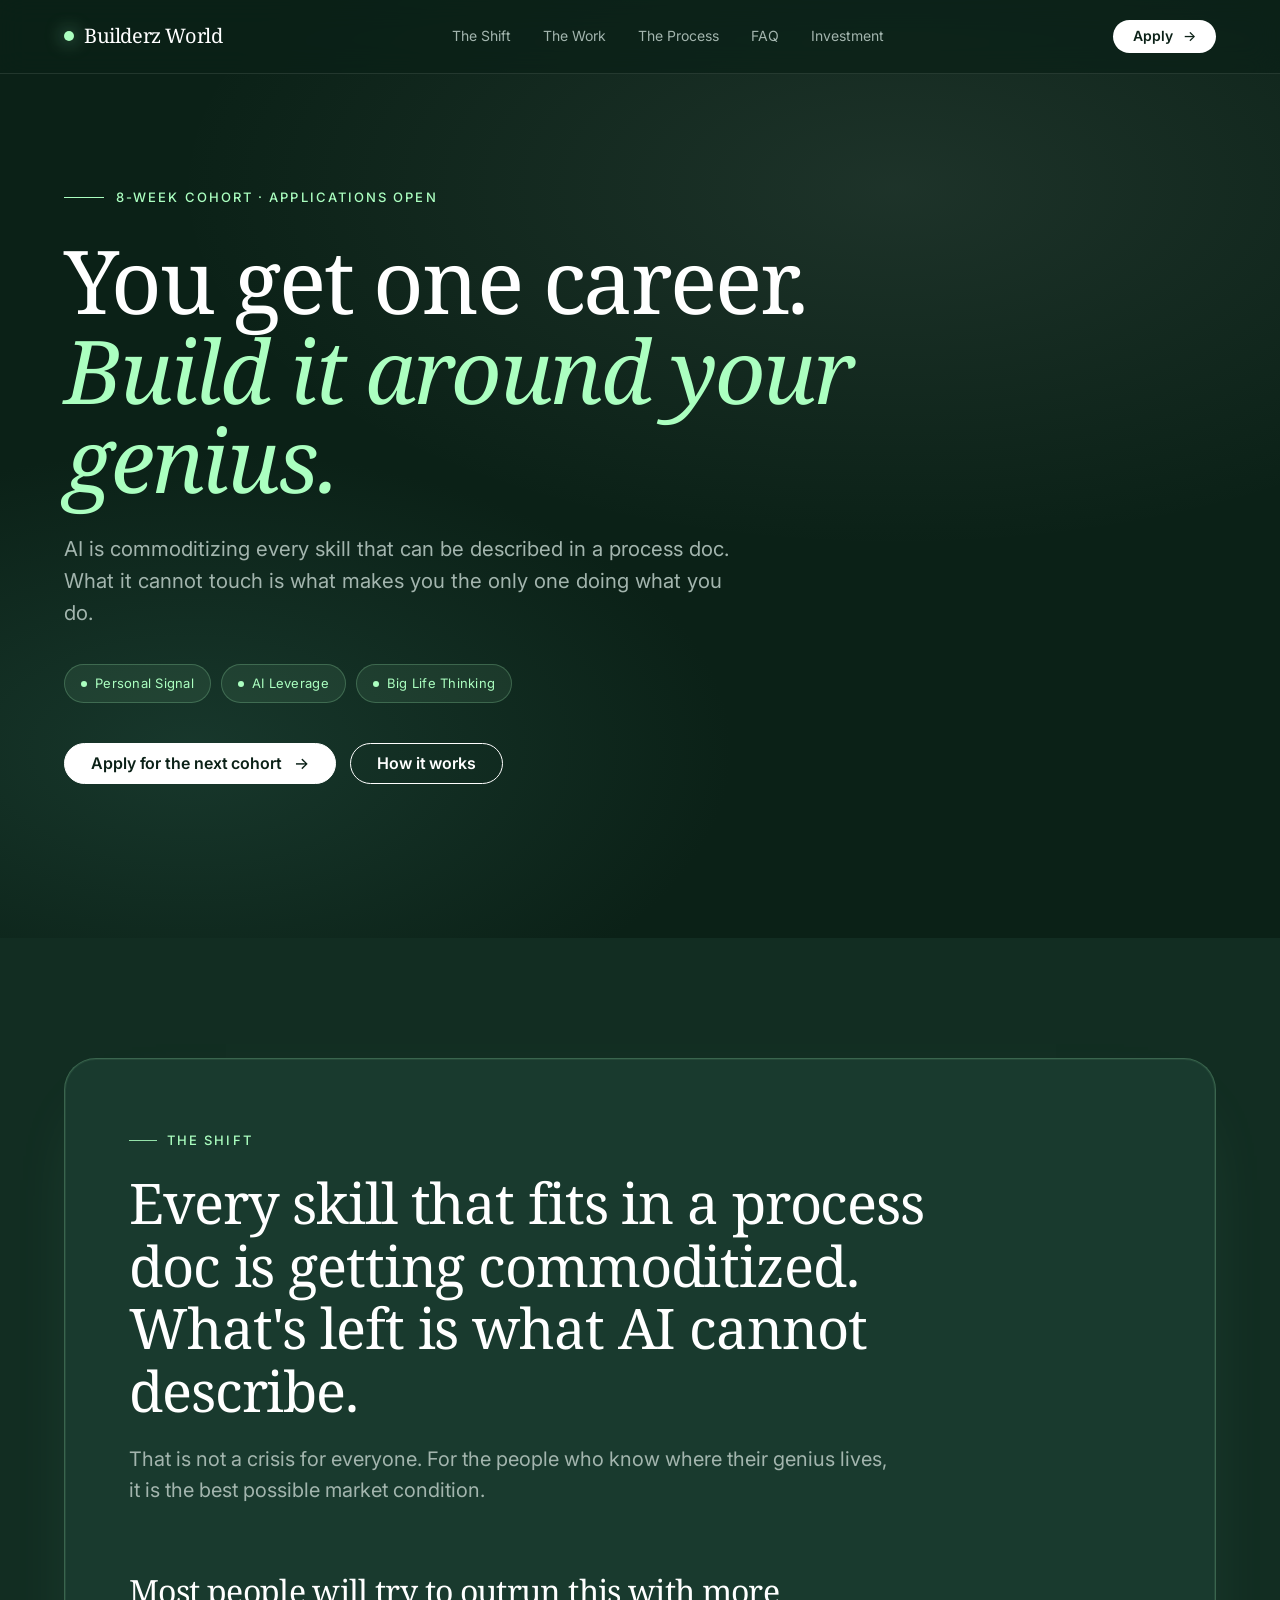
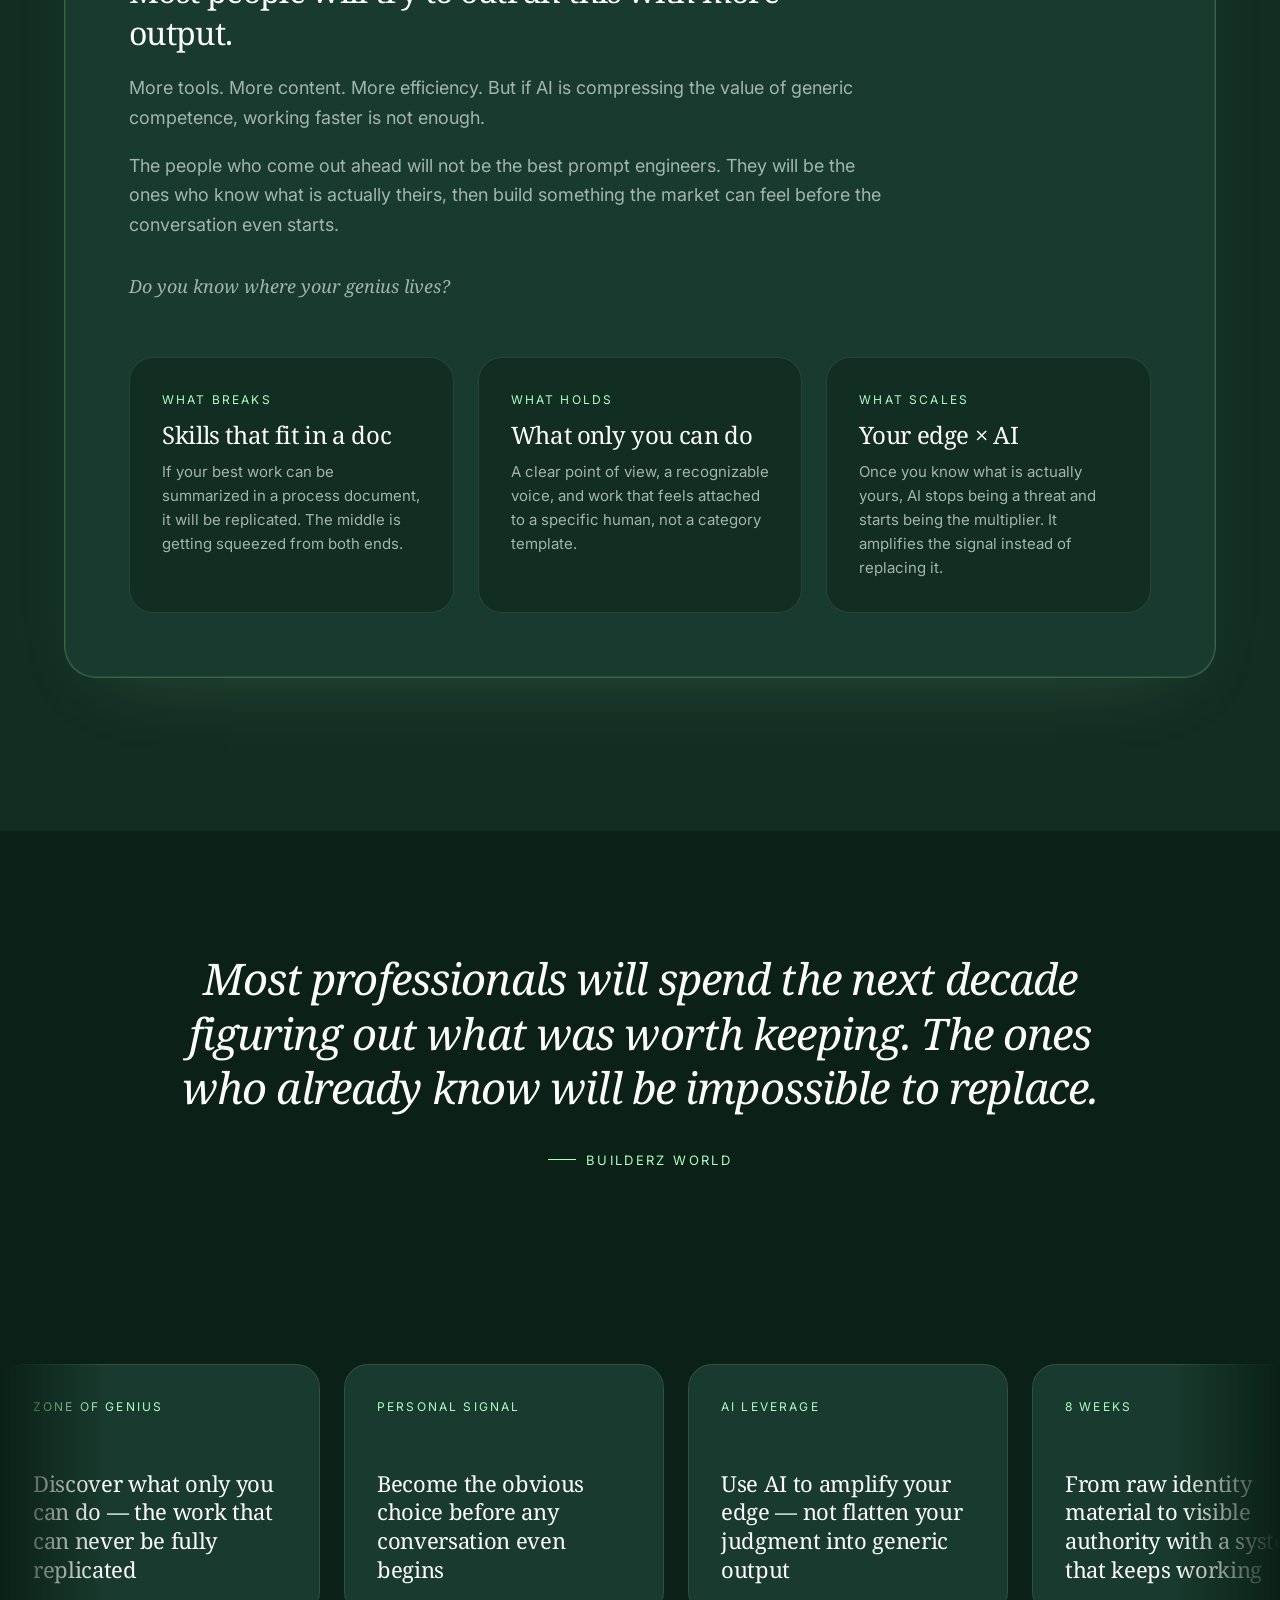
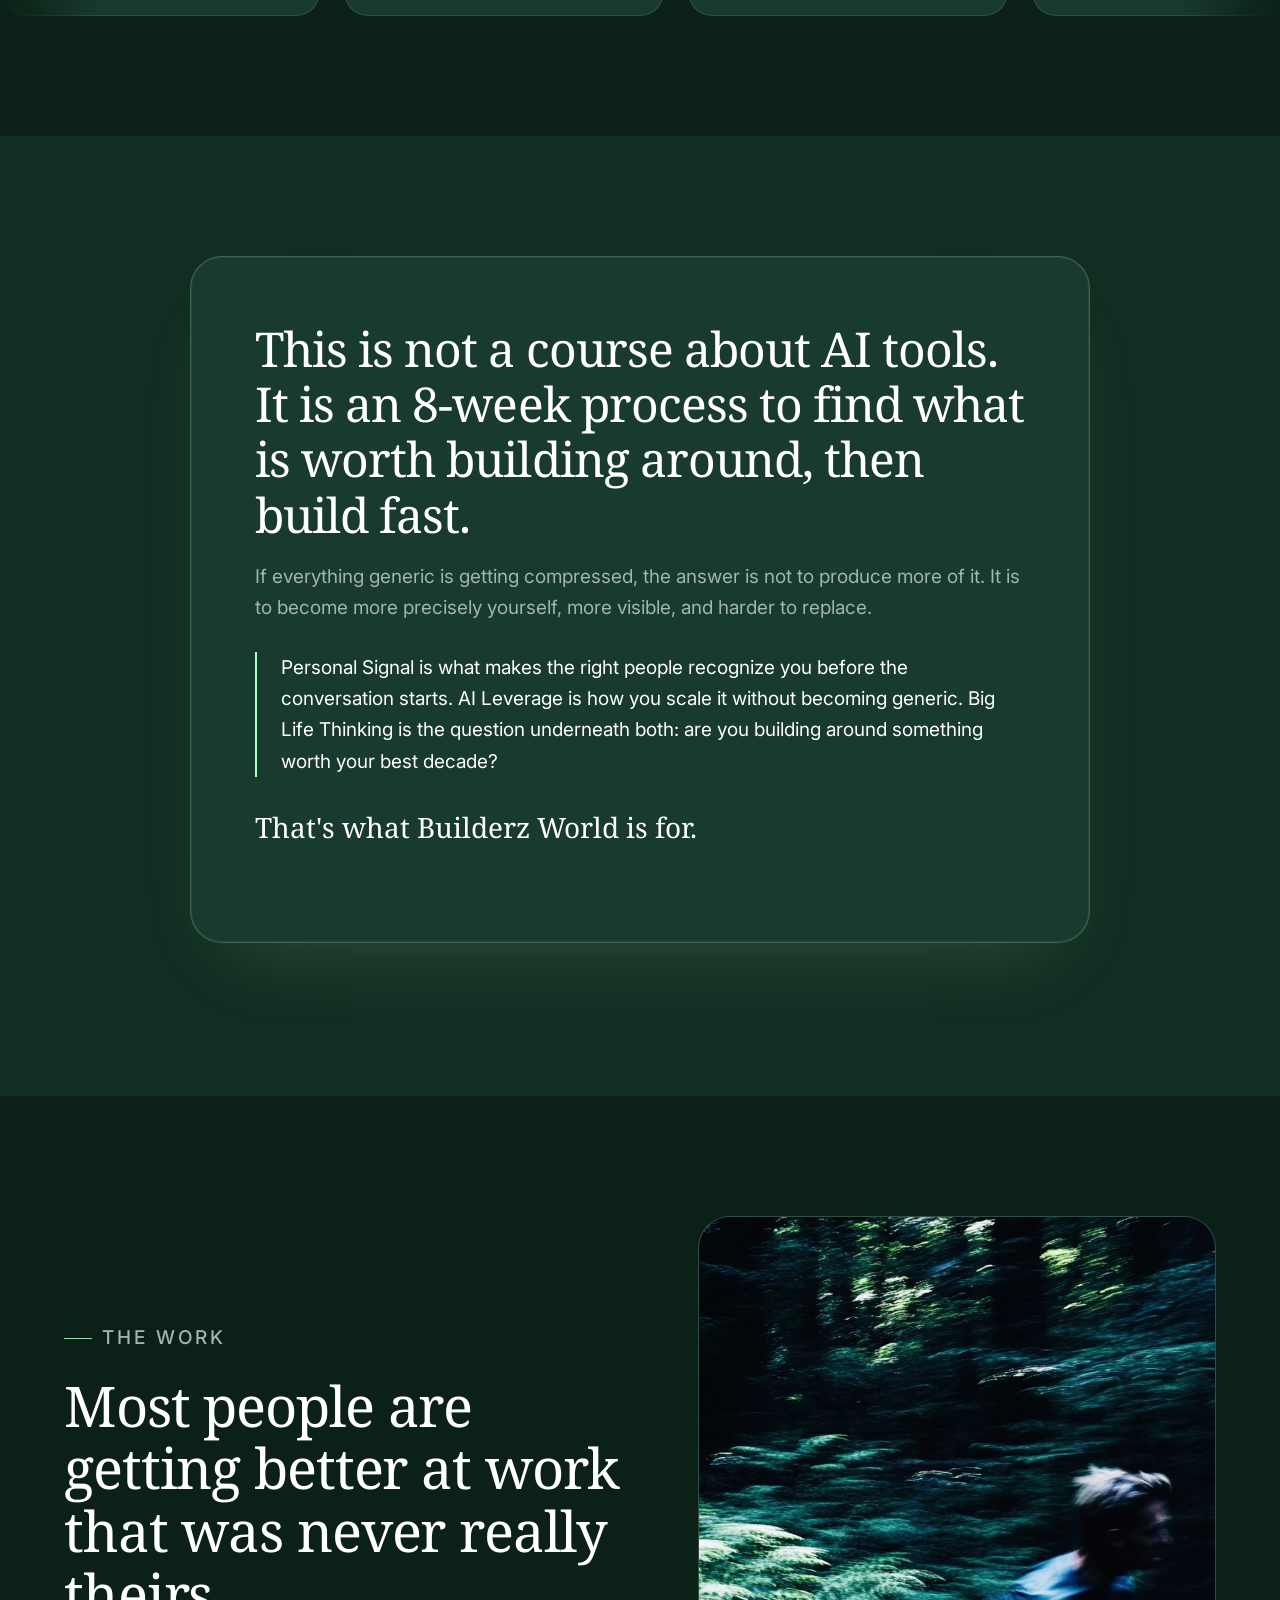
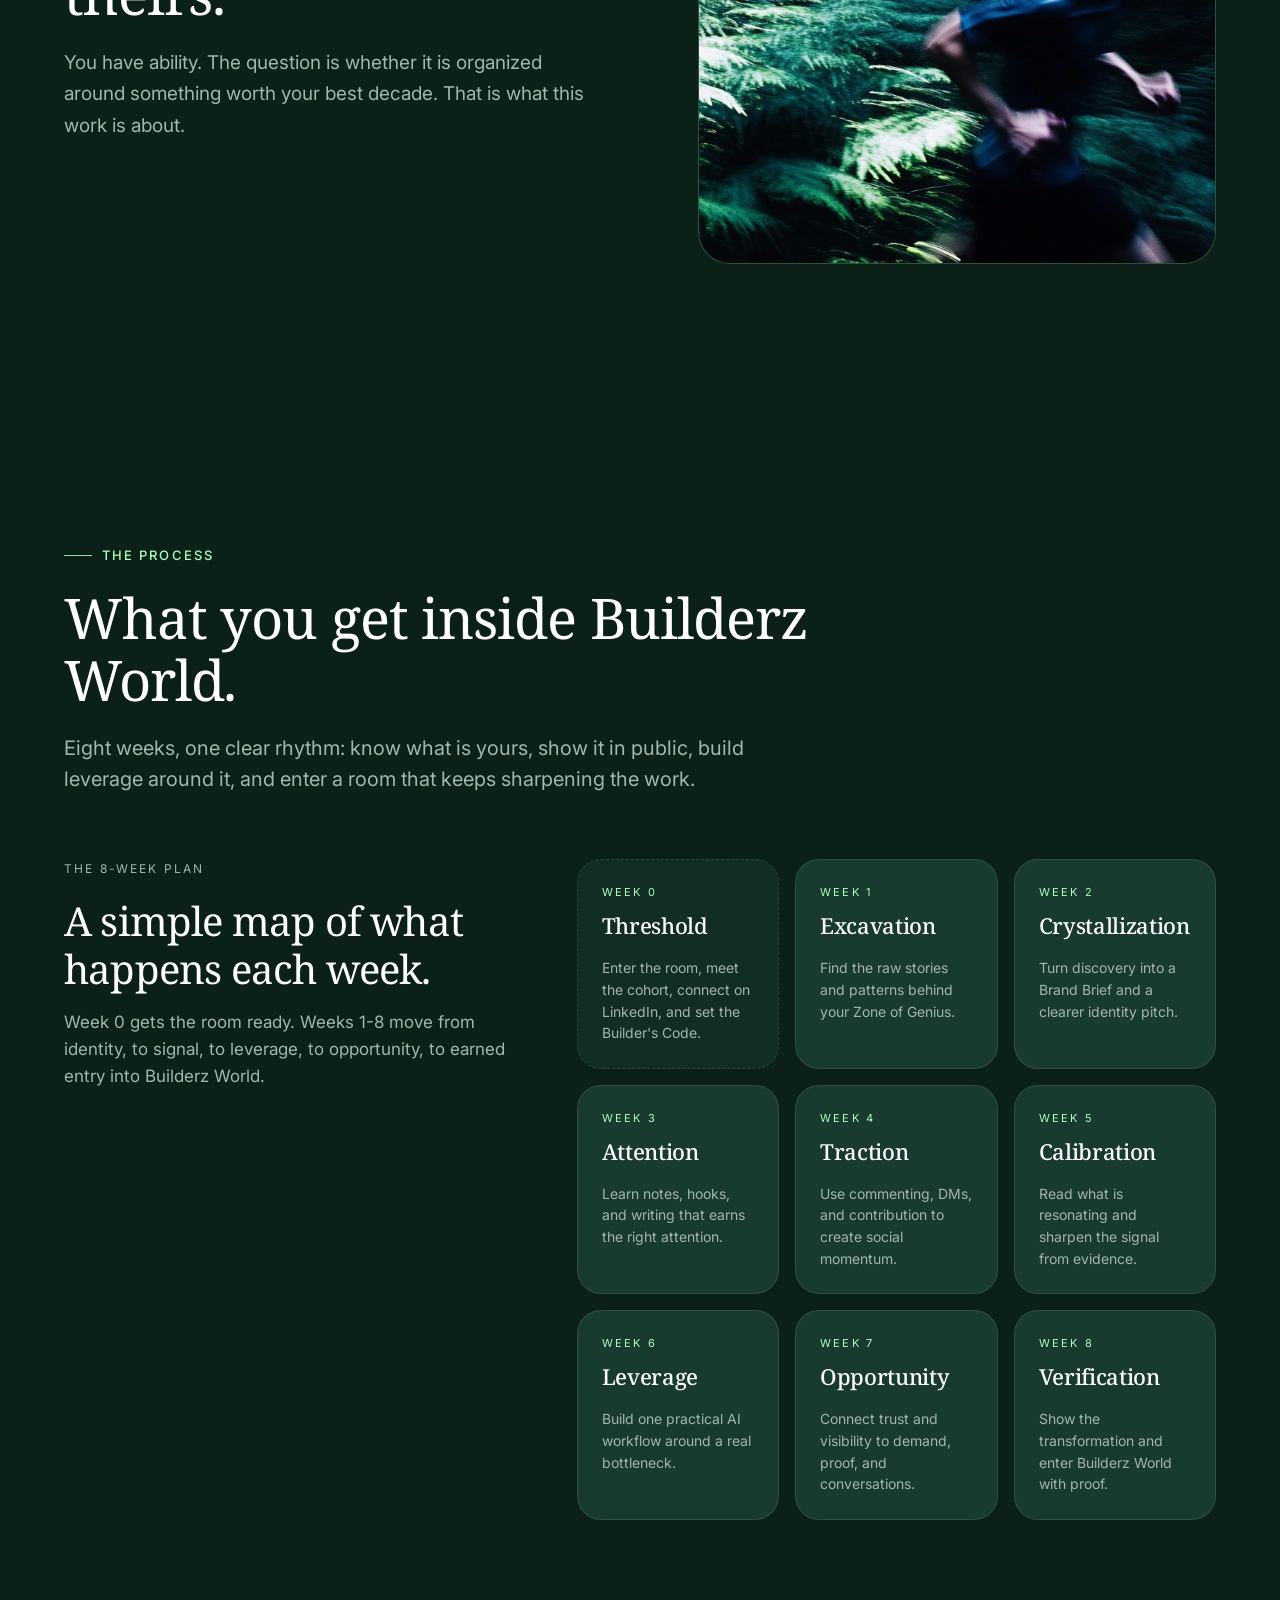
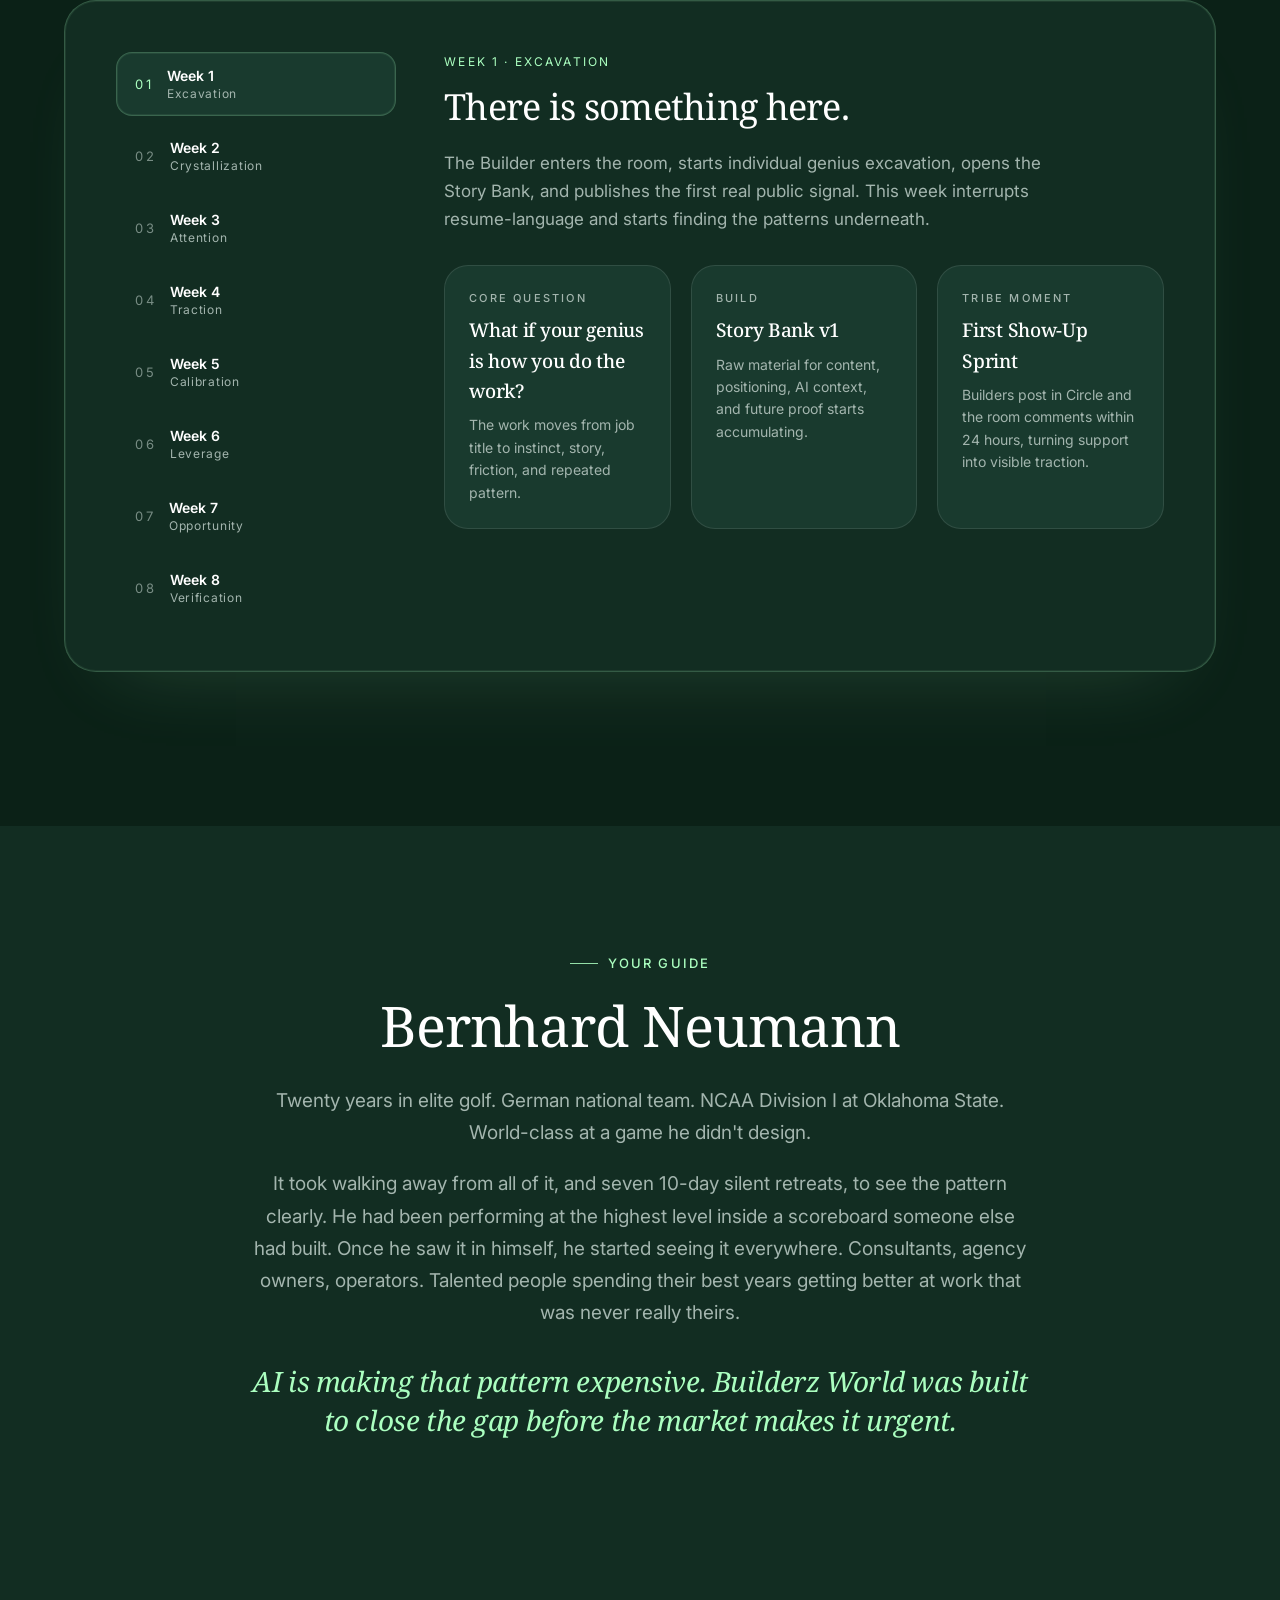
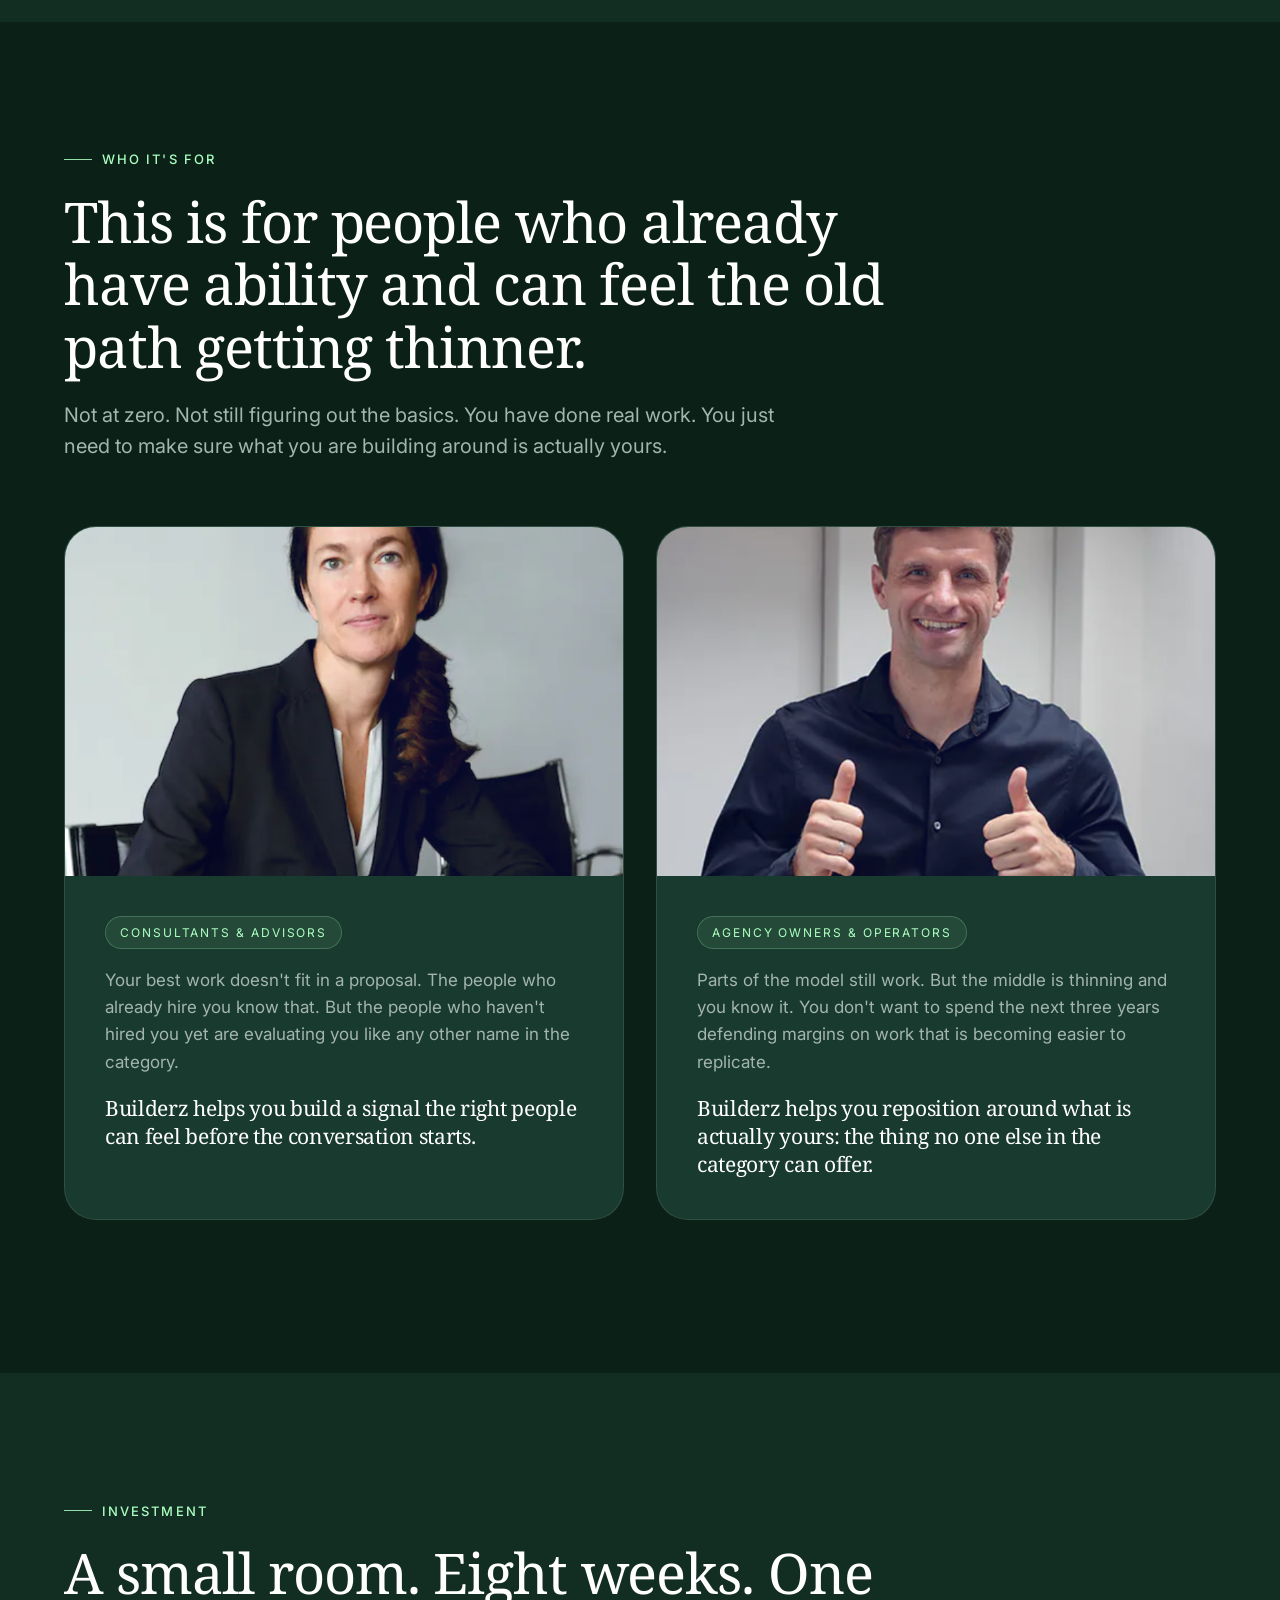
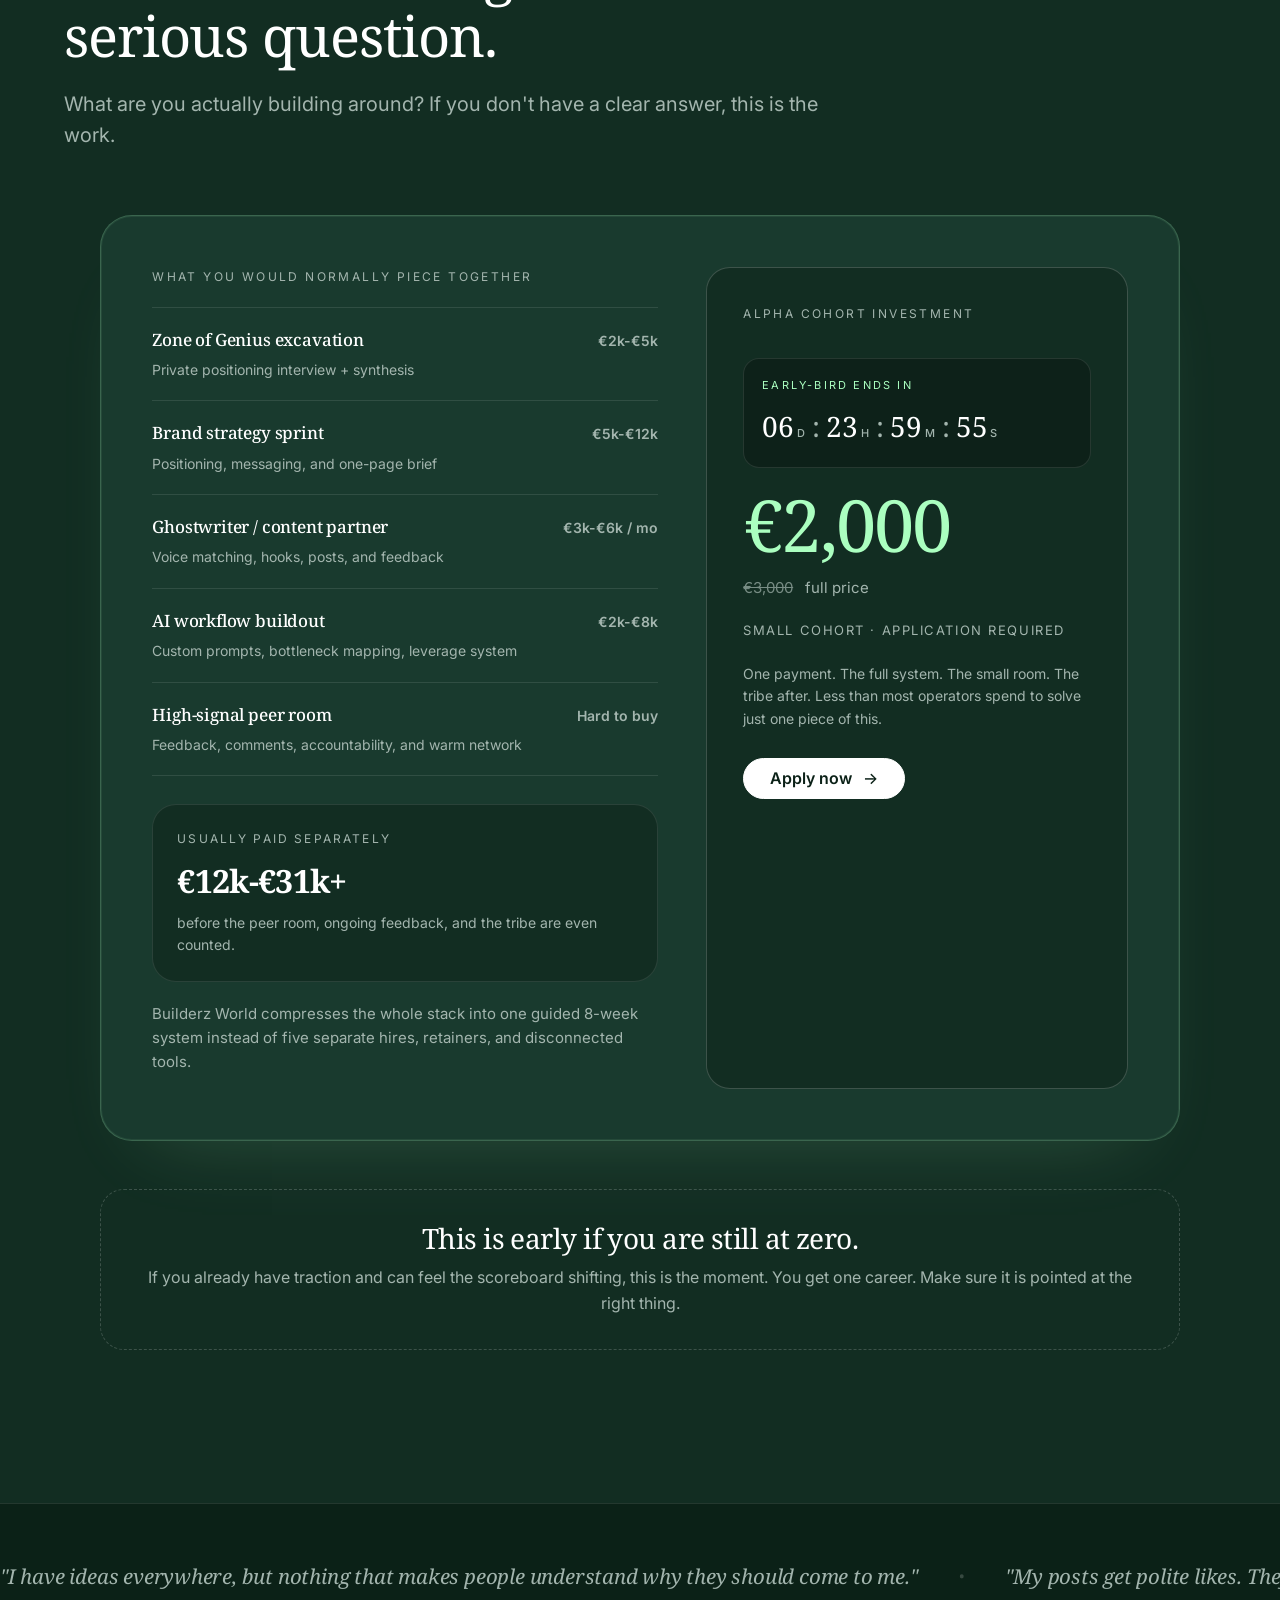
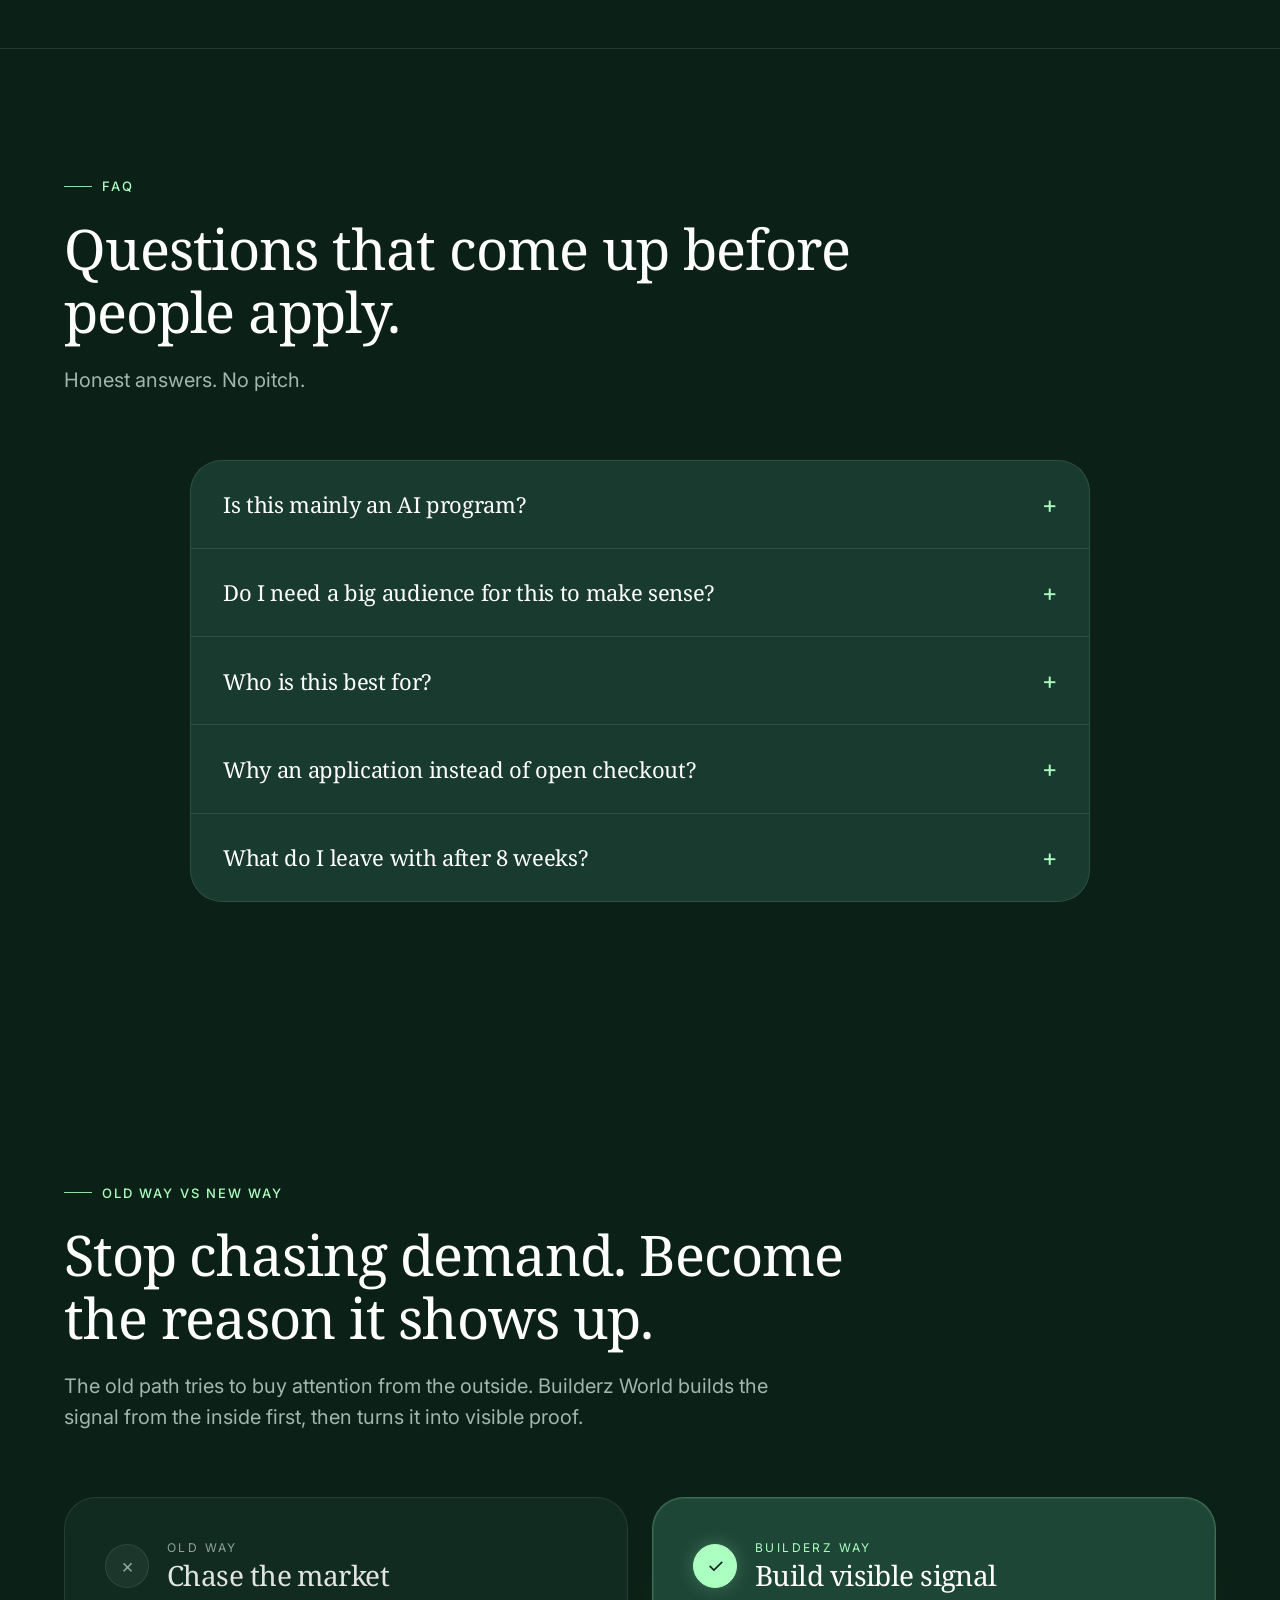
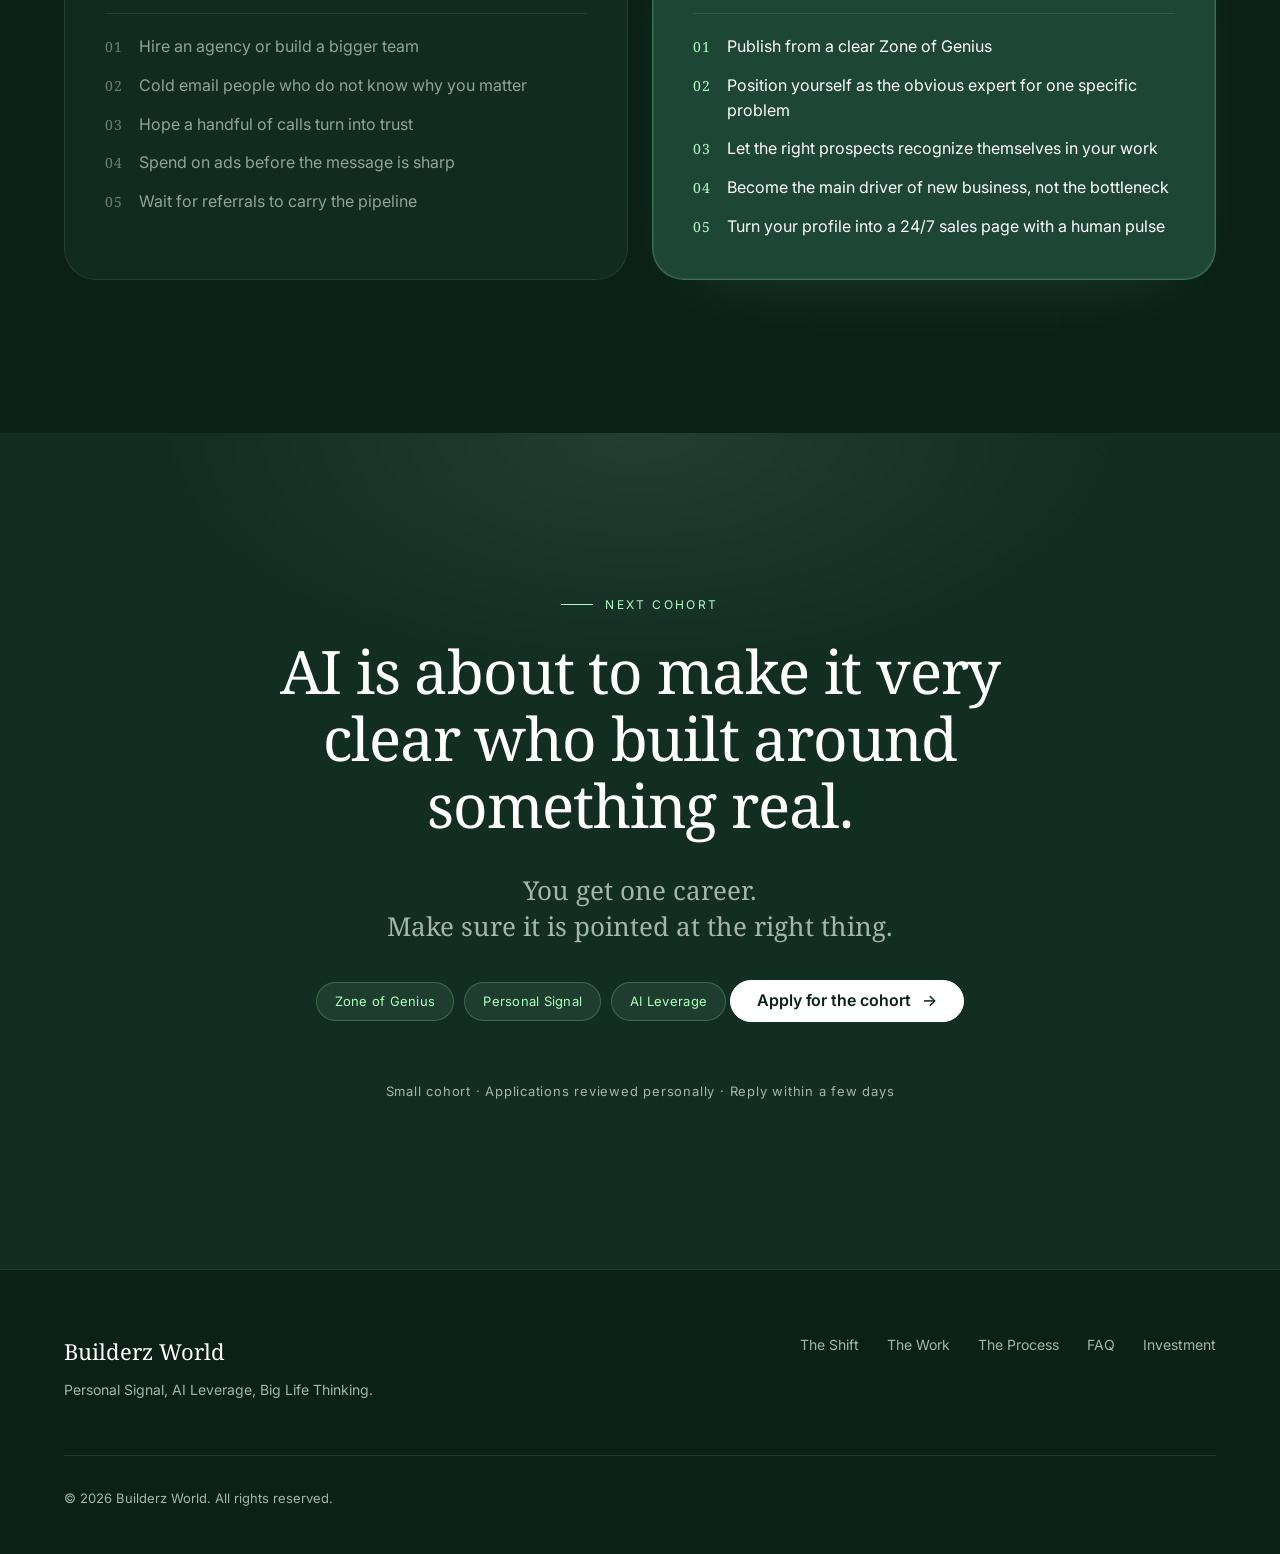
<file: landing-pages/on-brand-landing-page.html>
<!DOCTYPE html>
<html lang="en">
<head>
  <meta charset="UTF-8">
  <meta name="viewport" content="width=device-width, initial-scale=1.0, viewport-fit=cover">
  <title>Builderz World - Build around your genius.</title>
  <meta name="description" content="AI is commoditizing every skill that fits in a process doc. Builderz World is an 8-week cohort to find your Zone of Genius, build a brand around it, and use AI as a multiplier, not a replacement.">
  <link rel="canonical" href="https://builderz.world/">
  <meta name="theme-color" content="#0B2117">
  <link rel="preconnect" href="https://fonts.googleapis.com">
  <link rel="preconnect" href="https://fonts.gstatic.com" crossorigin>
  <link href="https://fonts.googleapis.com/css2?family=Noto+Serif:ital,wght@0,400;0,500;0,600;1,400&family=Inter:wght@400;500;600;700&display=swap" rel="stylesheet">
  <style>
    /* ============================================================
       Verdant Editorial — on-brand rebuild of Builderz World
       ============================================================ */
    :root {
      --bg: #0B2117;
      --bg-2: #122D22;
      --surface: #193A2E;
      --surface-2: #1E4637;
      --bright: #FFFFFF;
      --text: #FFFFFF;
      --muted: #A3B5AE;
      --accent: #ABFFC0;
      --accent-soft: rgba(171, 255, 192, 0.28);
      --accent-rim: rgba(171, 255, 192, 0.22);
      --accent-glow: rgba(171, 255, 192, 0.08);
      --border: rgba(255, 255, 255, 0.1);
      --border-strong: rgba(255, 255, 255, 0.18);
      --serif: 'Noto Serif', Georgia, 'Times New Roman', serif;
      --sans: 'Inter', -apple-system, BlinkMacSystemFont, 'Segoe UI', sans-serif;
      --container: 1200px;
      --radius-sm: 16px;
      --radius: 24px;
      --radius-lg: 32px;
      --pill: 100px;
    }

    *, *::before, *::after { box-sizing: border-box; }
    html { scroll-behavior: smooth; -webkit-text-size-adjust: 100%; }
    body {
      margin: 0;
      background: var(--bg);
      color: var(--text);
      font-family: var(--sans);
      font-size: 16px;
      line-height: 1.6;
      -webkit-font-smoothing: antialiased;
      -moz-osx-font-smoothing: grayscale;
      overflow-x: hidden;
    }
    ::selection { background: var(--muted); color: var(--bg); }

    img { max-width: 100%; display: block; }
    a { color: inherit; text-decoration: none; }

    /* Typography */
    h1, h2, h3, h4 {
      font-family: var(--serif);
      font-weight: 400;
      letter-spacing: -0.02em;
      line-height: 1.1;
      margin: 0 0 0.4em;
      color: var(--text);
    }
    h1 { font-size: clamp(44px, 6.5vw, 80px); }
    h2 { font-size: clamp(34px, 4.8vw, 56px); line-height: 1.12; }
    h3 { font-size: clamp(24px, 2.8vw, 40px); line-height: 1.2; }
    p { margin: 0 0 1em; }

    .container {
      max-width: var(--container);
      margin: 0 auto;
      padding: 0 24px;
      position: relative;
    }

    .eyebrow, .section-eyebrow {
      display: inline-flex;
      align-items: center;
      gap: 10px;
      font-family: var(--sans);
      font-size: 13px;
      font-weight: 500;
      letter-spacing: 0.16em;
      text-transform: uppercase;
      color: var(--accent);
      margin: 0 0 20px;
    }
    .eyebrow::before, .section-eyebrow::before {
      content: "";
      display: inline-block;
      width: 28px;
      height: 1px;
      background: var(--accent);
      opacity: 0.85;
    }
    .section-desc {
      font-size: 20px;
      line-height: 1.55;
      color: var(--muted);
      max-width: 760px;
    }

    /* Buttons (pill, slim) */
    .btn {
      display: inline-flex;
      align-items: center;
      justify-content: center;
      gap: 10px;
      font-family: var(--sans);
      font-weight: 600;
      font-size: 16px;
      letter-spacing: -0.005em;
      line-height: 1.2;
      padding: 10px 26px;
      border-radius: var(--pill);
      border: 1px solid transparent;
      transition: transform .3s ease, background .3s ease, color .3s ease, border-color .3s ease, opacity .3s ease, box-shadow .4s ease;
      cursor: pointer;
      white-space: nowrap;
    }
    .btn-primary {
      background: var(--bright);
      color: var(--bg);
      border-color: var(--bright);
    }
    .btn-primary:hover { transform: translateY(-1px); opacity: 1; }
    .btn-ghost {
      background: transparent;
      color: var(--text);
      border: 1px solid var(--bright);
    }
    .btn-ghost:hover { background: rgba(255,255,255,0.08); }

    /* Arrow glyph on primary/white CTAs */
    .btn-primary::after,
    .nav-cta::after {
      content: "→";
      font-family: var(--sans);
      font-weight: 500;
      font-size: 1em;
      margin-left: 2px;
      display: inline-block;
      transition: transform .3s ease;
    }
    .btn-primary:hover::after,
    .nav-cta:hover::after { transform: translateX(3px); }

    /* Section spacing */
    section { position: relative; padding: clamp(80px, 12vw, 160px) 0; }
    section + section { padding-top: clamp(60px, 10vw, 120px); }
    .section-header { max-width: 820px; margin: 0 0 64px; }

    /* ============================================================
       NAV
       ============================================================ */
    .nav {
      position: fixed;
      top: 0; left: 0; right: 0;
      z-index: 100;
      padding: 20px 0;
      background: rgba(11, 33, 23, 0.72);
      backdrop-filter: blur(14px);
      -webkit-backdrop-filter: blur(14px);
      border-bottom: 1px solid var(--border);
    }
    .nav-inner {
      max-width: var(--container);
      margin: 0 auto;
      padding: 0 24px;
      display: flex;
      align-items: center;
      justify-content: space-between;
      gap: 24px;
    }
    .nav-logo {
      display: inline-flex;
      align-items: center;
      gap: 10px;
      font-family: var(--serif);
      font-size: 20px;
      letter-spacing: -0.02em;
    }
    .nav-logo__dot {
      width: 10px; height: 10px; border-radius: 50%;
      background: var(--accent);
      box-shadow: 0 0 18px rgba(171,255,192,0.65);
    }
    .nav-links {
      display: flex;
      gap: 32px;
      font-size: 14px;
      color: var(--muted);
    }
    .nav-links a { transition: color .25s ease; }
    .nav-links a:hover { color: var(--text); }
    .nav-cta {
      display: inline-flex;
      align-items: center;
      gap: 8px;
      padding: 8px 20px;
      border-radius: var(--pill);
      background: var(--bright);
      color: var(--bg);
      font-weight: 600;
      font-size: 14px;
      line-height: 1.2;
      transition: opacity .25s ease, transform .25s ease, box-shadow .4s ease;
    }
    .nav-cta:hover {
      opacity: 1;
      transform: translateY(-1px);
      box-shadow: 0 0 0 1px rgba(171,255,192,0.5), 0 0 20px -4px rgba(171,255,192,0.4);
    }
    .nav-toggle {
      display: none;
      width: 40px; height: 40px;
      background: transparent;
      border: 1px solid var(--border-strong);
      border-radius: var(--pill);
      align-items: center;
      justify-content: center;
      flex-direction: column;
      gap: 5px;
      cursor: pointer;
    }
    .nav-toggle span {
      display: block;
      width: 16px; height: 1.5px;
      background: var(--text);
      border-radius: 2px;
    }
    .mobile-menu {
      display: none;
      padding: 24px 24px 32px;
      gap: 20px;
      flex-direction: column;
      border-top: 1px solid var(--border);
      background: var(--bg);
      font-size: 17px;
    }
    .mobile-menu.is-open { display: flex; }
    .mobile-menu a { color: var(--muted); }
    .mobile-menu .mobile-cta {
      margin-top: 8px;
      display: inline-flex;
      align-items: center;
      justify-content: center;
      gap: 8px;
      padding: 10px 24px;
      background: var(--bright);
      color: var(--bg);
      border-radius: var(--pill);
      text-align: center;
      font-weight: 600;
      font-size: 15px;
      line-height: 1.2;
    }
    .mobile-menu .mobile-cta::after {
      content: "→";
      font-weight: 500;
    }

    @media (max-width: 880px) {
      .nav-links, .nav-cta { display: none; }
      .nav-toggle { display: flex; }
    }

    /* ============================================================
       HERO
       ============================================================ */
    .hero {
      padding: 180px 0 clamp(100px, 12vw, 160px);
      position: relative;
      overflow: hidden;
      background:
        radial-gradient(1200px 600px at 70% 20%, rgba(163,181,174,0.12), transparent 60%),
        radial-gradient(900px 500px at 15% 80%, rgba(25, 58, 46, 0.9), transparent 60%),
        var(--bg);
    }
    .hero-eyebrow {
      display: inline-flex;
      align-items: center;
      gap: 12px;
      color: var(--accent);
      font-size: 13px;
      font-weight: 500;
      letter-spacing: 0.16em;
      text-transform: uppercase;
      margin: 0 0 28px;
    }
    .hero-eyebrow::before {
      content: "";
      display: inline-block;
      width: 40px;
      height: 1px;
      background: var(--accent);
    }
    .hero-title {
      font-size: clamp(46px, 7vw, 88px);
      font-family: var(--serif);
      font-weight: 400;
      line-height: 1.02;
      letter-spacing: -0.025em;
      max-width: 980px;
      margin: 0 0 28px;
    }
    .hero-title__accent {
      font-style: italic;
      color: var(--accent);
    }
    .hero-subtitle {
      font-size: clamp(18px, 1.6vw, 22px);
      color: var(--muted);
      max-width: 680px;
      line-height: 1.55;
      margin: 0 0 36px;
    }
    .hero-meta {
      display: flex;
      flex-wrap: wrap;
      gap: 10px;
      margin-bottom: 40px;
    }
    .hero-pill {
      display: inline-flex;
      align-items: center;
      gap: 8px;
      padding: 8px 16px;
      border: 1px solid var(--accent-rim);
      border-radius: var(--pill);
      font-size: 13px;
      letter-spacing: 0.02em;
      color: var(--accent);
      background: var(--accent-glow);
    }
    .hero-pill::before {
      content: "";
      width: 6px; height: 6px;
      border-radius: 50%;
      background: var(--accent);
    }
    .hero-actions {
      display: flex;
      flex-wrap: wrap;
      gap: 14px;
    }

    /* ============================================================
       PROBLEM
       ============================================================ */
    .problem { background: var(--bg-2); }
    .problem-card {
      background: var(--surface);
      border: 1px solid var(--accent-rim);
      border-radius: var(--radius-lg);
      padding: clamp(40px, 5vw, 64px);
      box-shadow: 0 0 0 1px var(--accent-glow) inset, 0 30px 80px -40px rgba(171,255,192,0.18);
    }
    .problem-copy p { font-size: 18px; line-height: 1.65; color: var(--muted); max-width: 760px; }
    .problem-copy .problem-lead {
      font-family: var(--serif);
      font-size: clamp(24px, 2.6vw, 32px);
      color: var(--text);
      line-height: 1.3;
      letter-spacing: -0.02em;
      margin-bottom: 20px;
    }
    .problem-question {
      font-family: var(--serif);
      font-style: italic;
      font-size: clamp(22px, 2.2vw, 28px);
      color: var(--accent);
      margin-top: 32px;
      line-height: 1.3;
    }
    .problem-stats {
      display: grid;
      grid-template-columns: repeat(auto-fit, minmax(240px, 1fr));
      gap: 24px;
      margin-top: 56px;
    }
    .stat {
      background: var(--bg-2);
      border: 1px solid var(--border);
      border-radius: var(--radius);
      padding: 32px;
      display: flex;
      flex-direction: column;
      gap: 10px;
    }
    .stat-kicker {
      font-size: 12px;
      letter-spacing: 0.18em;
      text-transform: uppercase;
      color: var(--accent);
    }
    .stat-title {
      font-family: var(--serif);
      font-size: 24px;
      line-height: 1.25;
      letter-spacing: -0.015em;
      color: var(--text);
    }
    .stat-label { font-size: 15px; color: var(--muted); line-height: 1.6; }

    /* ============================================================
       BIG QUOTE
       ============================================================ */
    .big-quote {
      margin: 0 auto;
      max-width: 980px;
      text-align: center;
      font-family: var(--serif);
    }
    .big-quote p {
      font-size: clamp(28px, 3.4vw, 44px);
      line-height: 1.25;
      letter-spacing: -0.02em;
      color: var(--text);
      font-style: italic;
      margin-bottom: 28px;
    }
    .big-quote cite {
      display: inline-flex;
      align-items: center;
      gap: 10px;
      font-style: normal;
      font-family: var(--sans);
      font-size: 13px;
      letter-spacing: 0.18em;
      text-transform: uppercase;
      color: var(--accent);
    }
    .big-quote cite::before {
      content: "";
      display: inline-block;
      width: 28px; height: 1px;
      background: var(--accent);
    }

    /* ============================================================
       REEL (infinite marquee of cards)
       ============================================================ */
    .reel-section { padding: 40px 0 120px; }
    .reel-track-wrap {
      position: relative;
      overflow: hidden;
      mask-image: linear-gradient(to right, transparent, black 8%, black 92%, transparent);
      -webkit-mask-image: linear-gradient(to right, transparent, black 8%, black 92%, transparent);
    }
    .reel-track {
      display: flex;
      gap: 24px;
      animation: reelScroll 60s linear infinite;
      width: max-content;
      will-change: transform;
    }
    .reel-card {
      flex: 0 0 320px;
      min-height: 220px;
      padding: 32px;
      background: var(--surface);
      border: 1px solid var(--border);
      border-radius: var(--radius);
      display: flex;
      flex-direction: column;
      justify-content: space-between;
      gap: 24px;
    }
    .reel-card__kicker {
      font-size: 12px;
      letter-spacing: 0.18em;
      text-transform: uppercase;
      color: var(--accent);
    }
    .reel-card__text {
      font-family: var(--serif);
      font-size: 22px;
      line-height: 1.3;
      letter-spacing: -0.015em;
      color: var(--text);
      margin: 0;
    }
    @keyframes reelScroll {
      from { transform: translateX(0); }
      to   { transform: translateX(-50%); }
    }
    .reel-section:hover .reel-track { animation-play-state: paused; }

    /* ============================================================
       REFRAME
       ============================================================ */
    .reframe { background: var(--bg-2); }
    .reframe-glass {
      max-width: 900px;
      margin: 0 auto;
      background: var(--surface);
      border: 1px solid var(--accent-rim);
      border-radius: var(--radius-lg);
      padding: clamp(40px, 5vw, 72px);
      box-shadow: 0 0 0 1px var(--accent-glow) inset, 0 40px 80px -40px rgba(171,255,192,0.18);
    }
    .reframe-glass h2 {
      font-size: clamp(30px, 3.8vw, 48px);
      line-height: 1.15;
    }
    .reframe-body, .reframe-highlight {
      font-size: 19px;
      line-height: 1.65;
      color: var(--muted);
    }
    .reframe-highlight {
      color: var(--text);
      border-left: 2px solid var(--accent);
      padding-left: 24px;
      margin: 28px 0;
    }
    .reframe-turn {
      font-family: var(--serif);
      font-size: clamp(22px, 2.2vw, 28px);
      color: var(--text);
      margin-top: 28px;
    }

    /* ============================================================
       HOPE (The Work)
       ============================================================ */
    .hope-grid {
      display: grid;
      grid-template-columns: 1.1fr 1fr;
      gap: 64px;
      align-items: center;
    }
    .hope-copy p { font-size: 19px; color: var(--muted); line-height: 1.65; max-width: 540px; }
    .hope-image {
      aspect-ratio: 4 / 5;
      background: var(--surface);
      border-radius: var(--radius-lg);
      overflow: hidden;
      border: 1px solid var(--border);
    }
    .hope-image img { width: 100%; height: 100%; object-fit: cover; }
    @media (max-width: 860px) { .hope-grid { grid-template-columns: 1fr; gap: 40px; } }

    /* ============================================================
       PROTOCOL / PROCESS
       ============================================================ */
    .protocol { background: var(--bg); }
    .process-board {
      display: grid;
      gap: 80px;
    }
    .process-overview {
      display: grid;
      grid-template-columns: 1fr 1.4fr;
      gap: 56px;
      align-items: start;
    }
    .process-overview__heading h3 {
      font-size: clamp(28px, 3.2vw, 40px);
      line-height: 1.2;
    }
    .process-board__kicker {
      font-size: 12px;
      letter-spacing: 0.18em;
      text-transform: uppercase;
      color: var(--muted);
      margin-bottom: 18px;
      display: block;
    }
    .process-overview__heading p { color: var(--muted); font-size: 17px; line-height: 1.6; }
    .process-wall-plan {
      display: grid;
      grid-template-columns: repeat(auto-fit, minmax(200px, 1fr));
      gap: 16px;
    }
    .process-wall-week {
      background: var(--surface);
      border: 1px solid var(--border);
      border-radius: var(--radius);
      padding: 24px;
      display: flex;
      flex-direction: column;
      gap: 6px;
      min-height: 180px;
    }
    .process-wall-week--prep { background: var(--bg-2); border-style: dashed; }
    .process-wall-week span {
      font-size: 11px;
      letter-spacing: 0.2em;
      text-transform: uppercase;
      color: var(--accent);
    }
    .process-wall-week strong {
      font-family: var(--serif);
      font-size: 22px;
      font-weight: 500;
      color: var(--text);
      letter-spacing: -0.015em;
    }
    .process-wall-week p { font-size: 14px; color: var(--muted); margin: 8px 0 0; line-height: 1.55; }
    @media (max-width: 960px) {
      .process-overview { grid-template-columns: 1fr; gap: 32px; }
    }

    .process-focus {
      background: var(--bg-2);
      border: 1px solid var(--accent-rim);
      border-radius: var(--radius-lg);
      padding: clamp(32px, 4vw, 56px);
      display: grid;
      grid-template-columns: 280px 1fr;
      gap: 48px;
      box-shadow: 0 0 0 1px var(--accent-glow) inset, 0 40px 80px -50px rgba(171,255,192,0.18);
    }
    .process-week-nav {
      display: flex;
      flex-direction: column;
      gap: 8px;
    }
    .process-step {
      display: grid;
      grid-template-columns: auto 1fr;
      grid-template-rows: auto auto;
      column-gap: 14px;
      row-gap: 2px;
      align-items: center;
      padding: 14px 18px;
      border: 1px solid transparent;
      border-radius: var(--radius-sm);
      background: transparent;
      color: var(--muted);
      text-align: left;
      cursor: pointer;
      font-family: var(--sans);
      transition: all .25s ease;
    }
    .process-step__count {
      grid-row: 1 / 3;
      font-size: 13px;
      letter-spacing: 0.18em;
      color: var(--muted);
      opacity: 0.7;
      align-self: center;
    }
    .process-step strong { font-weight: 600; color: var(--text); font-size: 14px; }
    .process-step em { font-style: normal; font-size: 12px; letter-spacing: 0.06em; color: var(--muted); }
    .process-step:hover { background: rgba(255,255,255,0.04); }
    .process-step.is-active {
      background: var(--surface);
      border-color: var(--accent-rim);
      box-shadow: 0 0 0 1px var(--accent-glow) inset;
    }
    .process-step.is-active strong { color: var(--text); }
    .process-step.is-active em { color: var(--muted); }
    .process-step.is-active .process-step__count { color: var(--accent); opacity: 1; }

    .process-focus__content { min-height: 420px; }
    .process-copy { display: none; }
    .process-copy.is-active { display: block; animation: fadeIn .4s ease; }
    @keyframes fadeIn { from { opacity: 0; transform: translateY(6px); } to { opacity: 1; transform: none; } }
    .process-copy > span {
      font-size: 12px;
      letter-spacing: 0.18em;
      text-transform: uppercase;
      color: var(--accent);
      display: block;
      margin-bottom: 14px;
    }
    .process-copy h3 { font-size: clamp(26px, 3vw, 36px); margin-bottom: 20px; }
    .process-copy > p { color: var(--muted); font-size: 17px; line-height: 1.65; max-width: 640px; }
    .process-week-grid {
      margin-top: 32px;
      display: grid;
      grid-template-columns: repeat(auto-fit, minmax(220px, 1fr));
      gap: 20px;
    }
    .process-week-grid > div {
      background: var(--surface);
      border: 1px solid var(--border);
      border-radius: var(--radius);
      padding: 24px;
      display: flex;
      flex-direction: column;
      gap: 8px;
    }
    .process-week-grid b {
      font-size: 11px;
      letter-spacing: 0.2em;
      text-transform: uppercase;
      color: var(--muted);
      font-weight: 500;
    }
    .process-week-grid strong {
      font-family: var(--serif);
      font-weight: 500;
      font-size: 19px;
      color: var(--text);
      letter-spacing: -0.015em;
    }
    .process-week-grid p { font-size: 14px; color: var(--muted); margin: 0; line-height: 1.6; }

    @media (max-width: 900px) {
      .process-focus { grid-template-columns: 1fr; }
      .process-week-nav { flex-direction: row; overflow-x: auto; padding-bottom: 6px; }
      .process-week-nav::-webkit-scrollbar { height: 6px; }
      .process-step { flex: 0 0 auto; min-width: 160px; }
    }

    /* ============================================================
       FOUNDER
       ============================================================ */
    .founder { background: var(--bg-2); }
    .founder-content { max-width: 780px; margin: 0 auto; text-align: center; }
    .founder-content h2 { font-size: clamp(36px, 4.6vw, 56px); margin-bottom: 28px; }
    .founder-bio, .founder-belief {
      font-size: 19px;
      line-height: 1.7;
      color: var(--muted);
    }
    .founder-belief {
      font-family: var(--serif);
      font-style: italic;
      color: var(--accent);
      font-size: clamp(22px, 2.4vw, 28px);
      line-height: 1.4;
      letter-spacing: -0.015em;
      margin-top: 32px;
    }

    /* ============================================================
       PROOF
       ============================================================ */
    .proof-grid {
      display: grid;
      grid-template-columns: repeat(auto-fit, minmax(320px, 1fr));
      gap: 32px;
    }
    .proof-card {
      background: var(--surface);
      border: 1px solid var(--border);
      border-radius: var(--radius-lg);
      overflow: hidden;
      display: flex;
      flex-direction: column;
    }
    .proof-card-image {
      aspect-ratio: 16 / 10;
      background: var(--bg-2);
      overflow: hidden;
    }
    .proof-card-image img { width: 100%; height: 100%; object-fit: cover; }
    .proof-card-body { padding: 40px; display: flex; flex-direction: column; gap: 18px; }
    .proof-tag {
      display: inline-flex;
      align-self: flex-start;
      padding: 6px 14px;
      border-radius: var(--pill);
      background: var(--accent-glow);
      border: 1px solid var(--accent-rim);
      color: var(--accent);
      font-size: 12px;
      letter-spacing: 0.16em;
      text-transform: uppercase;
    }
    .proof-story { font-size: 17px; line-height: 1.6; color: var(--muted); margin: 0; }
    .proof-result {
      font-family: var(--serif);
      color: var(--text);
      font-size: 21px;
      line-height: 1.35;
      letter-spacing: -0.015em;
      margin: 0;
    }

    /* ============================================================
       PRICING
       ============================================================ */
    .pricing { background: var(--bg-2); }
    .pricing-card {
      max-width: 1080px;
      margin: 0 auto;
      background: var(--surface);
      border: 1px solid var(--accent-rim);
      border-radius: var(--radius-lg);
      padding: clamp(32px, 4vw, 56px);
      box-shadow: 0 0 0 1px var(--accent-glow) inset, 0 40px 80px -50px rgba(171,255,192,0.2);
    }
    .pricing-grid {
      display: grid;
      grid-template-columns: 1.2fr 1fr;
      gap: 48px;
    }
    .pricing-label {
      display: block;
      font-size: 12px;
      letter-spacing: 0.2em;
      text-transform: uppercase;
      color: var(--muted);
      margin-bottom: 20px;
    }
    .pricing-value-stack { display: flex; flex-direction: column; border-top: 1px solid var(--border); }
    .pricing-value-row {
      display: flex;
      justify-content: space-between;
      align-items: baseline;
      gap: 20px;
      padding: 18px 0;
      border-bottom: 1px solid var(--border);
    }
    .pricing-value-row strong {
      font-family: var(--serif);
      font-weight: 500;
      color: var(--text);
      font-size: 17px;
      letter-spacing: -0.01em;
      display: block;
      margin-bottom: 4px;
    }
    .pricing-value-row span { color: var(--muted); font-size: 14px; line-height: 1.5; }
    .pricing-value-row b {
      font-family: var(--sans);
      font-weight: 600;
      color: var(--muted);
      font-size: 14px;
      white-space: nowrap;
    }
    .pricing-value-total {
      margin-top: 28px;
      padding: 24px;
      background: var(--bg-2);
      border: 1px solid var(--border);
      border-radius: var(--radius);
      display: flex;
      flex-direction: column;
      gap: 6px;
    }
    .pricing-value-total span { font-size: 12px; letter-spacing: 0.18em; text-transform: uppercase; color: var(--muted); }
    .pricing-value-total strong { font-family: var(--serif); font-size: 32px; color: var(--text); letter-spacing: -0.02em; }
    .pricing-value-total p { margin: 0; color: var(--muted); font-size: 14px; }
    .pricing-summary { margin-top: 20px; color: var(--muted); font-size: 15px; line-height: 1.6; }

    .pricing-actual {
      background: var(--bg-2);
      border: 1px solid var(--border-strong);
      border-radius: var(--radius);
      padding: 36px;
      display: flex;
      flex-direction: column;
      gap: 14px;
    }
    .pricing-timer {
      padding: 18px;
      border: 1px solid var(--border);
      border-radius: var(--radius-sm);
      background: rgba(0,0,0,0.25);
    }
    .pricing-timer__label {
      font-size: 11px;
      letter-spacing: 0.2em;
      text-transform: uppercase;
      color: var(--accent);
      display: block;
      margin-bottom: 10px;
    }
    .pricing-timer__digits {
      display: flex;
      align-items: baseline;
      gap: 6px;
      font-family: var(--serif);
      font-size: 28px;
      letter-spacing: -0.01em;
      color: var(--text);
    }
    .pricing-timer__unit small {
      font-family: var(--sans);
      font-size: 11px;
      letter-spacing: 0.16em;
      text-transform: uppercase;
      color: var(--muted);
      margin-left: 3px;
      font-weight: 500;
    }
    .pricing-timer__sep { color: var(--muted); }
    .pricing-amount {
      font-family: var(--serif);
      font-size: clamp(48px, 6vw, 72px);
      line-height: 1;
      letter-spacing: -0.025em;
      margin: 6px 0 2px;
      color: var(--accent);
    }
    .pricing-amount-full { color: var(--muted); font-size: 15px; margin: 0; }
    .pricing-amount-full del { opacity: 0.7; margin-right: 8px; }
    .pricing-scarcity { color: var(--muted); font-size: 13px; letter-spacing: 0.12em; text-transform: uppercase; margin: 6px 0 0; }
    .pricing-note { color: var(--muted); font-size: 14px; line-height: 1.6; margin: 8px 0 14px; }
    .pricing-actual .btn-primary { align-self: flex-start; }

    .fit-card {
      max-width: 1080px;
      margin: 48px auto 0;
      background: transparent;
      border: 1px dashed var(--border-strong);
      border-radius: var(--radius);
      padding: 32px;
      text-align: center;
    }
    .fit-card h3 { font-size: clamp(22px, 2.4vw, 28px); margin: 0 0 10px; }
    .fit-card p { color: var(--muted); margin: 0; font-size: 16px; line-height: 1.6; }

    @media (max-width: 860px) { .pricing-grid { grid-template-columns: 1fr; gap: 32px; } }

    /* ============================================================
       TESTIMONIAL STRIP
       ============================================================ */
    .testimonial-strip {
      padding: 48px 0;
      border-top: 1px solid var(--border);
      border-bottom: 1px solid var(--border);
      background: var(--bg);
      overflow: hidden;
    }
    .testimonial-strip__track {
      display: flex;
      gap: 40px;
      align-items: center;
      width: max-content;
      animation: stripScroll 60s linear infinite;
      font-family: var(--serif);
      font-size: clamp(18px, 1.6vw, 22px);
      font-style: italic;
      color: var(--muted);
      letter-spacing: -0.01em;
      white-space: nowrap;
    }
    .testimonial-strip__track p { margin: 0; }
    .testimonial-strip__track span { color: var(--border-strong); font-style: normal; font-size: 30px; }
    @keyframes stripScroll {
      from { transform: translateX(0); }
      to   { transform: translateX(-50%); }
    }

    /* ============================================================
       FAQ
       ============================================================ */
    .faq-card {
      max-width: 900px;
      margin: 0 auto;
      background: var(--surface);
      border: 1px solid var(--border);
      border-radius: var(--radius-lg);
      overflow: hidden;
    }
    .faq-item {
      border-bottom: 1px solid var(--border);
    }
    .faq-item:last-child { border-bottom: none; }
    .faq-item summary {
      list-style: none;
      cursor: pointer;
      padding: 28px 32px;
      display: flex;
      align-items: center;
      justify-content: space-between;
      gap: 24px;
      font-family: var(--serif);
      font-size: clamp(18px, 1.8vw, 22px);
      color: var(--text);
      letter-spacing: -0.015em;
      line-height: 1.3;
    }
    .faq-item summary::-webkit-details-marker { display: none; }
    .faq-item summary::after {
      content: "+";
      font-family: var(--sans);
      font-size: 24px;
      color: var(--accent);
      transition: transform .3s ease;
      flex: 0 0 auto;
    }
    .faq-item[open] summary::after { content: "−"; }
    .faq-answer {
      padding: 0 32px 28px;
      color: var(--muted);
      font-size: 16px;
      line-height: 1.7;
      margin: 0;
      max-width: 720px;
    }

    /* ============================================================
       COMPARISON
       ============================================================ */
    .comparison-board {
      display: grid;
      grid-template-columns: 1fr 1fr;
      gap: 24px;
    }
    .comparison-column {
      background: var(--surface);
      border: 1px solid var(--border);
      border-radius: var(--radius-lg);
      padding: 40px;
    }
    .comparison-column--old { background: var(--bg-2); opacity: 0.88; }
    .comparison-column--new {
      background: var(--surface-2);
      border-color: var(--accent-rim);
      box-shadow: 0 0 0 1px var(--accent-glow) inset, 0 30px 70px -50px rgba(171,255,192,0.2);
    }
    .comparison-column__header {
      display: flex;
      align-items: center;
      gap: 18px;
      padding-bottom: 20px;
      margin-bottom: 20px;
      border-bottom: 1px solid var(--border);
    }
    .comparison-mark {
      width: 44px; height: 44px;
      border-radius: 50%;
      background: rgba(255,255,255,0.06);
      border: 1px solid var(--border);
      display: flex;
      align-items: center;
      justify-content: center;
      font-size: 20px;
      color: var(--muted);
      font-family: var(--sans);
    }
    .comparison-column--new .comparison-mark { background: var(--accent); color: var(--bg); border-color: var(--accent); box-shadow: 0 0 20px -4px rgba(171,255,192,0.4); }
    .comparison-column__header p {
      font-size: 12px;
      letter-spacing: 0.2em;
      text-transform: uppercase;
      color: var(--muted);
      margin: 0 0 2px;
    }
    .comparison-column--new .comparison-column__header p { color: var(--accent); }
    .comparison-column__header h3 { font-size: clamp(22px, 2.4vw, 28px); margin: 0; }
    .comparison-steps {
      list-style: none;
      counter-reset: step;
      margin: 0;
      padding: 0;
      display: flex;
      flex-direction: column;
      gap: 14px;
    }
    .comparison-steps li {
      counter-increment: step;
      display: grid;
      grid-template-columns: auto 1fr;
      gap: 16px;
      align-items: baseline;
      font-size: 16px;
      color: var(--muted);
      line-height: 1.55;
    }
    .comparison-steps li::before {
      content: counter(step, decimal-leading-zero);
      font-family: var(--serif);
      font-size: 14px;
      color: var(--muted);
      opacity: 0.7;
      letter-spacing: 0.06em;
    }
    .comparison-column--new .comparison-steps li::before { color: var(--accent); opacity: 1; }
    .comparison-column--new .comparison-steps li { color: var(--text); }
    @media (max-width: 780px) { .comparison-board { grid-template-columns: 1fr; } }

    /* ============================================================
       FINAL CTA
       ============================================================ */
    .final-cta {
      background:
        radial-gradient(800px 400px at 50% 0%, rgba(163,181,174,0.12), transparent 60%),
        var(--bg-2);
      padding: clamp(90px, 12vw, 160px) 0;
      text-align: center;
    }
    .final-content { max-width: 820px; margin: 0 auto; }
    .final-eyebrow {
      display: inline-flex;
      align-items: center;
      gap: 12px;
      font-size: 12px;
      letter-spacing: 0.2em;
      text-transform: uppercase;
      color: var(--accent);
      margin: 0 0 24px;
    }
    .final-eyebrow::before {
      content: "";
      display: inline-block;
      width: 32px;
      height: 1px;
      background: var(--accent);
    }
    .final-content h2 { font-size: clamp(36px, 5vw, 60px); margin-bottom: 32px; }
    .final-question {
      font-family: var(--serif);
      font-size: clamp(20px, 2.2vw, 26px);
      color: var(--muted);
      line-height: 1.4;
      margin-bottom: 36px;
    }
    .final-pillars {
      display: inline-flex;
      flex-wrap: wrap;
      justify-content: center;
      gap: 10px;
      margin-bottom: 36px;
    }
    .final-pillars span {
      padding: 8px 18px;
      border: 1px solid var(--accent-rim);
      border-radius: var(--pill);
      font-size: 13px;
      color: var(--accent);
      letter-spacing: 0.02em;
      background: var(--accent-glow);
    }
    .final-note {
      margin-top: 24px;
      color: var(--muted);
      font-size: 13px;
      letter-spacing: 0.06em;
    }

    /* ============================================================
       FOOTER
       ============================================================ */
    .footer {
      padding: 64px 0 32px;
      background: var(--bg);
      border-top: 1px solid var(--border);
    }
    .footer-inner {
      display: flex;
      justify-content: space-between;
      flex-wrap: wrap;
      gap: 32px;
      padding-bottom: 40px;
      border-bottom: 1px solid var(--border);
    }
    .footer-brand { max-width: 340px; }
    .footer-logo { font-family: var(--serif); font-size: 22px; display: block; margin-bottom: 10px; }
    .footer-tagline { color: var(--muted); font-size: 14px; }
    .footer-links { display: flex; flex-wrap: wrap; gap: 28px; font-size: 14px; color: var(--muted); }
    .footer-links a:hover { color: var(--text); }
    .footer-bottom { padding-top: 32px; color: var(--muted); font-size: 13px; }

    /* ============================================================
       BOOKING MODAL
       ============================================================ */
    .booking-overlay {
      position: fixed;
      inset: 0;
      background: rgba(11, 33, 23, 0.78);
      backdrop-filter: blur(10px);
      -webkit-backdrop-filter: blur(10px);
      display: none;
      align-items: center;
      justify-content: center;
      padding: 24px;
      z-index: 200;
    }
    .booking-overlay.is-open { display: flex; }
    .booking-modal {
      width: 100%;
      max-width: 720px;
      max-height: 90vh;
      background: var(--surface);
      border: 1px solid var(--border);
      border-radius: var(--radius-lg);
      padding: 32px;
      overflow: auto;
      position: relative;
    }
    .booking-close {
      position: absolute;
      top: 20px; right: 20px;
      width: 40px; height: 40px;
      border-radius: var(--pill);
      background: rgba(255,255,255,0.06);
      border: 1px solid var(--border);
      color: var(--text);
      cursor: pointer;
      display: flex; align-items: center; justify-content: center;
    }
    .booking-close:hover { background: rgba(255,255,255,0.12); }
    .booking-brand { font-size: 12px; letter-spacing: 0.2em; text-transform: uppercase; color: var(--accent); display: block; margin-bottom: 10px; }
    .booking-title { font-size: clamp(24px, 3vw, 32px); margin-bottom: 10px; }
    .booking-desc { color: var(--muted); font-size: 15px; line-height: 1.6; margin-bottom: 24px; }
    .booking-embed { width: 100%; height: 420px; border-radius: var(--radius); overflow: hidden; border: 1px solid var(--border); background: var(--bg); position: relative; }
    .booking-embed iframe { width: 100%; height: 100%; border: 0; display: block; }
    .booking-fallback { padding: 20px; color: var(--muted); text-align: center; font-size: 14px; }
    .booking-fallback a { color: var(--text); text-decoration: underline; }

    /* ============================================================
       REVEAL ANIM
       ============================================================ */
    .reveal { opacity: 0; transform: translateY(16px); transition: opacity .8s ease, transform .8s ease; }
    .reveal.is-visible { opacity: 1; transform: none; }

    /* ============================================================
       HOVER IGNITE — rim brightens + glow pours in from the top
       matches the lit-edge, top-weighted gradient in the reference
       ============================================================ */
    .problem-card,
    .reframe-glass,
    .process-focus,
    .pricing-card,
    .pricing-actual,
    .faq-card,
    .comparison-column,
    .stat,
    .reel-card,
    .process-wall-week,
    .process-week-grid > div,
    .proof-card,
    .fit-card,
    .hero-pill,
    .final-pillars span,
    .proof-tag,
    .booking-modal {
      transition:
        border-color .45s ease,
        box-shadow .45s ease,
        background-color .45s ease,
        color .3s ease,
        transform .45s ease;
    }

    /* Large frames — a full "lit panel" effect */
    .problem-card:hover,
    .reframe-glass:hover,
    .process-focus:hover,
    .pricing-card:hover,
    .faq-card:hover,
    .comparison-column:hover,
    .proof-card:hover,
    .booking-modal:hover {
      border-color: rgba(171, 255, 192, 0.72);
      box-shadow:
        inset 0 1px 0 rgba(171, 255, 192, 0.65),
        inset 0 60px 110px -60px rgba(171, 255, 192, 0.38),
        inset 0 0 0 1px rgba(171, 255, 192, 0.1),
        0 28px 80px -30px rgba(171, 255, 192, 0.32),
        0 0 40px -8px rgba(171, 255, 192, 0.22);
    }

    /* Medium tiles — slightly lighter lift + inner glow */
    .stat:hover,
    .reel-card:hover,
    .process-wall-week:hover,
    .process-week-grid > div:hover,
    .fit-card:hover {
      border-color: rgba(171, 255, 192, 0.6);
      box-shadow:
        inset 0 1px 0 rgba(171, 255, 192, 0.5),
        inset 0 38px 70px -40px rgba(171, 255, 192, 0.3),
        0 16px 44px -18px rgba(171, 255, 192, 0.26);
      transform: translateY(-2px);
    }

    /* Pills and tags — crisp rim ignition, no inner gradient */
    .hero-pill:hover,
    .final-pillars span:hover,
    .proof-tag:hover {
      border-color: rgba(171, 255, 192, 0.85);
      color: var(--accent);
      background: rgba(171, 255, 192, 0.1);
      box-shadow:
        inset 0 0 0 1px rgba(171, 255, 192, 0.25),
        0 0 20px -4px rgba(171, 255, 192, 0.45);
    }

    /* FAQ row hover — warm the line and ignite the + */
    .faq-item { transition: background-color .35s ease; }
    .faq-item:hover { background: rgba(171, 255, 192, 0.04); }
    .faq-item:hover summary::after { color: var(--accent); text-shadow: 0 0 12px rgba(171,255,192,0.6); }

    /* Nav links — soft mint on hover */
    .nav-links a { transition: color .3s ease, text-shadow .3s ease; }
    .nav-links a:hover { color: var(--accent); text-shadow: 0 0 12px rgba(171,255,192,0.35); }

    /* Footer links pick up the same feel */
    .footer-links a { transition: color .3s ease; }
    .footer-links a:hover { color: var(--accent); }

    /* Primary CTA gains a subtle mint halo on hover */
    .btn-primary { transition: transform .3s ease, box-shadow .4s ease, opacity .3s ease; }
    .btn-primary:hover {
      transform: translateY(-1px);
      opacity: 1;
      box-shadow: 0 0 0 1px rgba(171,255,192,0.6), 0 0 30px -4px rgba(171,255,192,0.5);
    }

    /* Ghost CTA ignites its outline */
    .btn-ghost { transition: border-color .4s ease, color .3s ease, background-color .4s ease, box-shadow .4s ease; }
    .btn-ghost:hover {
      border-color: var(--accent);
      color: var(--accent);
      background: rgba(171,255,192,0.06);
      box-shadow: inset 0 0 0 1px rgba(171,255,192,0.2), 0 0 20px -4px rgba(171,255,192,0.35);
    }

    /* Process tab steps — ignite on hover */
    .process-step:hover {
      border-color: rgba(171, 255, 192, 0.35);
      box-shadow: inset 0 1px 0 rgba(171,255,192,0.3);
    }
    .process-step:hover .process-step__count { color: var(--accent); opacity: 1; }

    /* Nav logo dot — gentle breathing so the page feels "on" at rest */
    @keyframes dotPulse {
      0%, 100% { box-shadow: 0 0 12px rgba(171,255,192,0.4); }
      50%      { box-shadow: 0 0 22px rgba(171,255,192,0.85); }
    }
    .nav-logo__dot { animation: dotPulse 3.2s ease-in-out infinite; }

    /* Respect reduced-motion preference */
    @media (prefers-reduced-motion: reduce) {
      .nav-logo__dot { animation: none; }
      .reel-track, .testimonial-strip__track { animation: none; }
      * { transition-duration: 0.01ms !important; }
    }

    /* SR-only */
    .visually-hidden {
      position: absolute !important;
      width: 1px; height: 1px;
      padding: 0; margin: -1px;
      overflow: hidden; clip: rect(0,0,0,0);
      white-space: nowrap; border: 0;
    }
  </style>
</head>
<body>

  <nav class="nav" id="nav">
    <div class="nav-inner">
      <a href="#" class="nav-logo">
        <span class="nav-logo__dot" aria-hidden="true"></span>
        <span class="nav-logo__wordmark">Builderz World</span>
      </a>
      <div class="nav-links">
        <a href="#problem">The Shift</a>
        <a href="#pillars">The Work</a>
        <a href="#framework">The Process</a>
        <a href="#faq">FAQ</a>
        <a href="#pricing">Investment</a>
      </div>
      <a href="#pricingApply" class="nav-cta">Apply</a>
      <button class="nav-toggle" id="navToggle" aria-label="Menu">
        <span></span>
        <span></span>
      </button>
    </div>
    <div class="mobile-menu" id="mobileMenu">
      <a href="#problem">The Shift</a>
      <a href="#pillars">The Work</a>
      <a href="#framework">The Process</a>
      <a href="#faq">FAQ</a>
      <a href="#pricing">Investment</a>
      <a href="#pricingApply" class="mobile-cta">Apply</a>
    </div>
  </nav>

  <!-- HERO -->
  <section class="hero">
    <div class="container">
      <div class="hero-content reveal">
        <p class="hero-eyebrow">8-week cohort · Applications open</p>
        <h1 class="hero-title">You get one career.<br><span class="hero-title__accent">Build it around your genius.</span></h1>
        <p class="hero-subtitle">AI is commoditizing every skill that can be described in a process doc. What it cannot touch is what makes you the only one doing what you do.</p>
        <div class="hero-meta">
          <span class="hero-pill">Personal Signal</span>
          <span class="hero-pill">AI Leverage</span>
          <span class="hero-pill">Big Life Thinking</span>
        </div>
        <div class="hero-actions">
          <a href="#pricingApply" class="btn btn-primary">Apply for the next cohort</a>
          <a href="#framework" class="btn btn-ghost">How it works</a>
        </div>
      </div>
    </div>
  </section>

  <!-- PROBLEM -->
  <section class="problem" id="problem">
    <div class="container">
      <div class="problem-card reveal">
        <div class="section-header problem-header">
          <p class="section-eyebrow">The Shift</p>
          <h2 class="section-title">Every skill that fits in a process doc is getting commoditized. What's left is what AI cannot describe.</h2>
          <p class="section-desc">That is not a crisis for everyone. For the people who know where their genius lives, it is the best possible market condition.</p>
        </div>

        <div class="problem-copy">
          <p class="problem-lead">Most people will try to outrun this with more output.</p>
          <p>More tools. More content. More efficiency. But if AI is compressing the value of generic competence, working faster is not enough.</p>
          <p>The people who come out ahead will not be the best prompt engineers. They will be the ones who know what is actually theirs, then build something the market can feel before the conversation even starts.</p>
          <p class="problem-question">Do you know where your genius lives?</p>
        </div>

        <div class="problem-stats">
          <div class="stat">
            <span class="stat-kicker">What Breaks</span>
            <span class="stat-title">Skills that fit in a doc</span>
            <span class="stat-label">If your best work can be summarized in a process document, it will be replicated. The middle is getting squeezed from both ends.</span>
          </div>
          <div class="stat">
            <span class="stat-kicker">What Holds</span>
            <span class="stat-title">What only you can do</span>
            <span class="stat-label">A clear point of view, a recognizable voice, and work that feels attached to a specific human, not a category template.</span>
          </div>
          <div class="stat">
            <span class="stat-kicker">What Scales</span>
            <span class="stat-title">Your edge × AI</span>
            <span class="stat-label">Once you know what is actually yours, AI stops being a threat and starts being the multiplier. It amplifies the signal instead of replacing it.</span>
          </div>
        </div>
      </div>
    </div>
  </section>

  <!-- QUOTE -->
  <section class="quote-section">
    <div class="container">
      <blockquote class="big-quote reveal">
        <p>Most professionals will spend the next decade figuring out what was worth keeping. The ones who already know will be impossible to replace.</p>
        <cite>Builderz World</cite>
      </blockquote>
    </div>
  </section>

  <!-- REEL -->
  <section class="reel-section" aria-label="What you build in Builderz World">
    <div class="reel-track-wrap">
      <div class="reel-track">
        <div class="reel-card"><span class="reel-card__kicker">Zone of Genius</span><p class="reel-card__text">Discover what only you can do — the work that can never be fully replicated</p></div>
        <div class="reel-card"><span class="reel-card__kicker">Personal Signal</span><p class="reel-card__text">Become the obvious choice before any conversation even begins</p></div>
        <div class="reel-card"><span class="reel-card__kicker">AI Leverage</span><p class="reel-card__text">Use AI to amplify your edge — not flatten your judgment into generic output</p></div>
        <div class="reel-card"><span class="reel-card__kicker">8 Weeks</span><p class="reel-card__text">From raw identity material to visible authority with a system that keeps working</p></div>
        <div class="reel-card"><span class="reel-card__kicker">The Room</span><p class="reel-card__text">A small cohort of people doing serious work — the room that raises the standard</p></div>
        <div class="reel-card"><span class="reel-card__kicker">Big Life Thinking</span><p class="reel-card__text">Make sure your best decade is pointed at something that was actually worth it</p></div>
        <div class="reel-card"><span class="reel-card__kicker">Positioning</span><p class="reel-card__text">Stop fighting for attention in a category. Build signal so sharp the right people come to you</p></div>
        <div class="reel-card"><span class="reel-card__kicker">Market Recognition</span><p class="reel-card__text">Let the right prospects recognize themselves in your work before the first conversation</p></div>
        <!-- Duplicate set for seamless loop -->
        <div class="reel-card" aria-hidden="true"><span class="reel-card__kicker">Zone of Genius</span><p class="reel-card__text">Discover what only you can do — the work that can never be fully replicated</p></div>
        <div class="reel-card" aria-hidden="true"><span class="reel-card__kicker">Personal Signal</span><p class="reel-card__text">Become the obvious choice before any conversation even begins</p></div>
        <div class="reel-card" aria-hidden="true"><span class="reel-card__kicker">AI Leverage</span><p class="reel-card__text">Use AI to amplify your edge — not flatten your judgment into generic output</p></div>
        <div class="reel-card" aria-hidden="true"><span class="reel-card__kicker">8 Weeks</span><p class="reel-card__text">From raw identity material to visible authority with a system that keeps working</p></div>
        <div class="reel-card" aria-hidden="true"><span class="reel-card__kicker">The Room</span><p class="reel-card__text">A small cohort of people doing serious work — the room that raises the standard</p></div>
        <div class="reel-card" aria-hidden="true"><span class="reel-card__kicker">Big Life Thinking</span><p class="reel-card__text">Make sure your best decade is pointed at something that was actually worth it</p></div>
        <div class="reel-card" aria-hidden="true"><span class="reel-card__kicker">Positioning</span><p class="reel-card__text">Stop fighting for attention in a category. Build signal so sharp the right people come to you</p></div>
        <div class="reel-card" aria-hidden="true"><span class="reel-card__kicker">Market Recognition</span><p class="reel-card__text">Let the right prospects recognize themselves in your work before the first conversation</p></div>
      </div>
    </div>
  </section>

  <!-- REFRAME -->
  <section class="reframe">
    <div class="container">
      <div class="reframe-content reveal">
        <div class="reframe-glass">
          <h2>This is not a course about AI tools. It is an 8-week process to find what is worth building around, then build fast.</h2>
          <p class="reframe-body">If everything generic is getting compressed, the answer is not to produce more of it. It is to become more precisely yourself, more visible, and harder to replace.</p>
          <p class="reframe-highlight">Personal Signal is what makes the right people recognize you before the conversation starts. AI Leverage is how you scale it without becoming generic. Big Life Thinking is the question underneath both: are you building around something worth your best decade?</p>
          <p class="reframe-turn">That's what Builderz World is for.</p>
        </div>
      </div>
    </div>
  </section>

  <!-- HOPE / THE WORK -->
  <section class="hope" id="pillars">
    <div class="container">
      <div class="hope-grid reveal">
        <div class="hope-copy">
          <p class="section-eyebrow">The Work</p>
          <h2 class="section-title">Most people are getting better at work that was never really theirs.</h2>
          <p>You have ability. The question is whether it is organized around something worth your best decade. That is what this work is about.</p>
        </div>
        <div class="hope-image">
          <img src="../assets/asset 05 - hope image.png" alt="A lone figure walking toward light on a quiet path" onerror="this.style.display='none'">
        </div>
      </div>
    </div>
  </section>

  <!-- PROTOCOL / PROCESS -->
  <section class="protocol" id="framework">
    <div class="container">
      <div class="section-header reveal">
        <p class="section-eyebrow">The Process</p>
        <h2 class="section-title">What you get inside Builderz World.</h2>
        <p class="section-desc">Eight weeks, one clear rhythm: know what is yours, show it in public, build leverage around it, and enter a room that keeps sharpening the work.</p>
      </div>

      <div class="process-board reveal" aria-label="Builderz World process overview">
        <div class="process-overview">
          <div class="process-overview__heading">
            <span class="process-board__kicker">The 8-week plan</span>
            <h3>A simple map of what happens each week.</h3>
            <p>Week 0 gets the room ready. Weeks 1-8 move from identity, to signal, to leverage, to opportunity, to earned entry into Builderz World.</p>
          </div>

          <div class="process-wall-plan" aria-label="Cohort week plan">
            <div class="process-wall-week process-wall-week--prep"><span>Week 0</span><strong>Threshold</strong><p>Enter the room, meet the cohort, connect on LinkedIn, and set the Builder's Code.</p></div>
            <div class="process-wall-week"><span>Week 1</span><strong>Excavation</strong><p>Find the raw stories and patterns behind your Zone of Genius.</p></div>
            <div class="process-wall-week"><span>Week 2</span><strong>Crystallization</strong><p>Turn discovery into a Brand Brief and a clearer identity pitch.</p></div>
            <div class="process-wall-week"><span>Week 3</span><strong>Attention</strong><p>Learn notes, hooks, and writing that earns the right attention.</p></div>
            <div class="process-wall-week"><span>Week 4</span><strong>Traction</strong><p>Use commenting, DMs, and contribution to create social momentum.</p></div>
            <div class="process-wall-week"><span>Week 5</span><strong>Calibration</strong><p>Read what is resonating and sharpen the signal from evidence.</p></div>
            <div class="process-wall-week"><span>Week 6</span><strong>Leverage</strong><p>Build one practical AI workflow around a real bottleneck.</p></div>
            <div class="process-wall-week"><span>Week 7</span><strong>Opportunity</strong><p>Connect trust and visibility to demand, proof, and conversations.</p></div>
            <div class="process-wall-week"><span>Week 8</span><strong>Verification</strong><p>Show the transformation and enter Builderz World with proof.</p></div>
          </div>
        </div>

        <div class="process-focus">
          <div class="process-week-nav" role="tablist" aria-label="Builderz World week details">
            <button class="process-step is-active" type="button" data-process-target="week-1" role="tab" aria-selected="true"><span class="process-step__count">01</span><strong>Week 1</strong><em>Excavation</em></button>
            <button class="process-step" type="button" data-process-target="week-2" role="tab" aria-selected="false"><span class="process-step__count">02</span><strong>Week 2</strong><em>Crystallization</em></button>
            <button class="process-step" type="button" data-process-target="week-3" role="tab" aria-selected="false"><span class="process-step__count">03</span><strong>Week 3</strong><em>Attention</em></button>
            <button class="process-step" type="button" data-process-target="week-4" role="tab" aria-selected="false"><span class="process-step__count">04</span><strong>Week 4</strong><em>Traction</em></button>
            <button class="process-step" type="button" data-process-target="week-5" role="tab" aria-selected="false"><span class="process-step__count">05</span><strong>Week 5</strong><em>Calibration</em></button>
            <button class="process-step" type="button" data-process-target="week-6" role="tab" aria-selected="false"><span class="process-step__count">06</span><strong>Week 6</strong><em>Leverage</em></button>
            <button class="process-step" type="button" data-process-target="week-7" role="tab" aria-selected="false"><span class="process-step__count">07</span><strong>Week 7</strong><em>Opportunity</em></button>
            <button class="process-step" type="button" data-process-target="week-8" role="tab" aria-selected="false"><span class="process-step__count">08</span><strong>Week 8</strong><em>Verification</em></button>
          </div>

          <div class="process-focus__content">
            <article class="process-copy is-active" data-process-copy="week-1">
              <span>Week 1 · Excavation</span>
              <h3>There is something here.</h3>
              <p>The Builder enters the room, starts individual genius excavation, opens the Story Bank, and publishes the first real public signal. This week interrupts resume-language and starts finding the patterns underneath.</p>
              <div class="process-week-grid">
                <div><b>Core question</b><strong>What if your genius is how you do the work?</strong><p>The work moves from job title to instinct, story, friction, and repeated pattern.</p></div>
                <div><b>Build</b><strong>Story Bank v1</strong><p>Raw material for content, positioning, AI context, and future proof starts accumulating.</p></div>
                <div><b>Tribe moment</b><strong>First Show-Up Sprint</strong><p>Builders post in Circle and the room comments within 24 hours, turning support into visible traction.</p></div>
              </div>
            </article>
            <article class="process-copy" data-process-copy="week-2">
              <span>Week 2 · Crystallization</span>
              <h3>Here it is. This is who I am.</h3>
              <p>Raw discovery becomes positioning. The Builder creates a Zone of Genius Brand Brief, delivers a new identity pitch, and publishes the first clear positioning signal in public.</p>
              <div class="process-week-grid">
                <div><b>Core question</b><strong>What should the market understand about you?</strong><p>Self-knowledge becomes coherent language that can be used by the Builder and collaborators.</p></div>
                <div><b>Build</b><strong>Brand Brief</strong><p>A tangible identity asset: visual brief, mini-site, or deck that captures the Builder's operating pattern.</p></div>
                <div><b>Tribe moment</b><strong>Naming ceremony</strong><p>The room reflects what it sees in each Builder, making the identity shift witnessed instead of private.</p></div>
              </div>
            </article>
            <article class="process-copy" data-process-copy="week-3">
              <span>Week 3 · Attention</span>
              <h3>I know how to earn attention on purpose.</h3>
              <p>Clarity turns into signal. Builders learn notes, hooks, persuasive writing, and the difference between content that performs and content that carries their real authority.</p>
              <div class="process-week-grid">
                <div><b>Core question</b><strong>How do I make this visible?</strong><p>The Builder learns to create attention around the right ideas, not random reach.</p></div>
                <div><b>Build</b><strong>Authority Engine v1</strong><p>Notes become angles, hooks, drafts, and posts with AI acting as sparring partner.</p></div>
                <div><b>Tribe moment</b><strong>Creative environment</strong><p>The room workshops hooks, comments with taste, and starts sharpening each other's signal.</p></div>
              </div>
            </article>
            <article class="process-copy" data-process-copy="week-4">
              <span>Week 4 · Traction</span>
              <h3>I know how to turn attention into traction.</h3>
              <p>Posting becomes social. Builders practice commenting, DMs, response flows, networking, and the contribution mechanics that turn visibility into momentum.</p>
              <div class="process-week-grid">
                <div><b>Core question</b><strong>How does attention become interaction?</strong><p>Feedback starts feeding the context bank and the Builder learns what kinds of people are appearing.</p></div>
                <div><b>Build</b><strong>Traction Engine v1</strong><p>A simple system for comments, DMs, response flows, follow-up, and social momentum.</p></div>
                <div><b>Tribe moment</b><strong>Collective momentum</strong><p>Builders see the compounding effect of a room that consistently shows up.</p></div>
              </div>
            </article>
            <article class="process-copy" data-process-copy="week-5">
              <span>Week 5 · Calibration</span>
              <h3>I know what resonates.</h3>
              <p>By now there is enough market response to stop guessing. Comments, DMs, profile views, and peer resonance become intelligence for refining the whole signal system.</p>
              <div class="process-week-grid">
                <div><b>Core question</b><strong>What is actually working, with whom, and why?</strong><p>The market and the room become mirrors for better judgment.</p></div>
                <div><b>Build</b><strong>Authority Engine v2</strong><p>Winning themes, pillars, hook patterns, post types, and prompts are upgraded from evidence.</p></div>
                <div><b>Tribe moment</b><strong>Peer resonance mapping</strong><p>The room sees patterns LinkedIn cannot, and the collective intelligence gets sharper.</p></div>
              </div>
            </article>
            <article class="process-copy" data-process-copy="week-6">
              <span>Week 6 · Leverage</span>
              <h3>I know where AI makes me more effective.</h3>
              <p>AI becomes practical. Builders identify one real bottleneck and map or build one useful workflow that makes the work faster, cleaner, or easier to sustain.</p>
              <div class="process-week-grid">
                <div><b>Core question</b><strong>Where can AI remove friction?</strong><p>The week moves from generic curiosity to leverage awareness in the Builder's real work.</p></div>
                <div><b>Build</b><strong>First leverage workflow</strong><p>Research, repurposing, meeting prep, admin compression, idea retrieval, or a simple automation.</p></div>
                <div><b>Tribe moment</b><strong>Knowledge sharing</strong><p>Each Builder shares one useful workflow or discovery so the group gets collectively smarter.</p></div>
              </div>
            </article>
            <article class="process-copy" data-process-copy="week-7">
              <span>Week 7 · Opportunity</span>
              <h3>I know how signal becomes opportunity.</h3>
              <p>Visibility turns into commercial relevance without becoming salesy. Builders sharpen proof, DM handling, qualification logic, and the language that invites the right conversations.</p>
              <div class="process-week-grid">
                <div><b>Core question</b><strong>Where is real demand forming?</strong><p>The Builder learns to distinguish noise attention from buyer, partner, and referral signals.</p></div>
                <div><b>Build</b><strong>Opportunity Engine v1</strong><p>Inbound handling, proof assets, what-I-do clarity, exploratory call prep, and reply support.</p></div>
                <div><b>Tribe moment</b><strong>Network leverage</strong><p>The room becomes commercially relevant: clients, collaborators, referrers, and connectors.</p></div>
              </div>
            </article>
            <article class="process-copy" data-process-copy="week-8">
              <span>Week 8 · Verification</span>
              <h3>I am not leaving a course. I am entering a world.</h3>
              <p>The final week makes the transformation visible and earned. Builders compile proof, present the arc, clarify the next 90 days, and enter Builderz World with a real identity artifact.</p>
              <div class="process-week-grid">
                <div><b>Core question</b><strong>What changed, and what now continues?</strong><p>Before and after becomes visible: identity, proof, leverage, opportunity, and belonging.</p></div>
                <div><b>Build</b><strong>Builderz World entry artifact</strong><p>Builder profile, proof gallery entry, verified artifact, or next 90-day direction plan.</p></div>
                <div><b>Tribe moment</b><strong>Verification ceremony</strong><p>The room witnesses the full arc and names the cohort as a tribe of Builders that continues.</p></div>
              </div>
            </article>
          </div>
        </div>
      </div>
    </div>
  </section>

  <!-- FOUNDER -->
  <section class="founder">
    <div class="container">
      <div class="founder-content reveal">
        <p class="section-eyebrow">Your Guide</p>
        <h2>Bernhard Neumann</h2>
        <p class="founder-bio">Twenty years in elite golf. German national team. NCAA Division I at Oklahoma State. World-class at a game he didn't design.</p>
        <p class="founder-bio">It took walking away from all of it, and seven 10-day silent retreats, to see the pattern clearly. He had been performing at the highest level inside a scoreboard someone else had built. Once he saw it in himself, he started seeing it everywhere. Consultants, agency owners, operators. Talented people spending their best years getting better at work that was never really theirs.</p>
        <p class="founder-belief">AI is making that pattern expensive. Builderz World was built to close the gap before the market makes it urgent.</p>
      </div>
    </div>
  </section>

  <!-- PROOF -->
  <section class="proof" id="proof">
    <div class="container">
      <div class="section-header reveal">
        <p class="section-eyebrow">Who It's For</p>
        <h2 class="section-title">This is for people who already have ability and can feel the old path getting thinner.</h2>
        <p class="section-desc">Not at zero. Not still figuring out the basics. You have done real work. You just need to make sure what you are building around is actually yours.</p>
      </div>

      <div class="proof-grid">
        <article class="proof-card reveal">
          <div class="proof-card-image">
            <img src="../assets/asset 12 - proof 1.png" alt="Consultant at work" onerror="this.style.display='none'">
          </div>
          <div class="proof-card-body">
            <div class="proof-tag">Consultants &amp; Advisors</div>
            <p class="proof-story">Your best work doesn't fit in a proposal. The people who already hire you know that. But the people who haven't hired you yet are evaluating you like any other name in the category.</p>
            <p class="proof-result">Builderz helps you build a signal the right people can feel before the conversation starts.</p>
          </div>
        </article>

        <article class="proof-card reveal">
          <div class="proof-card-image">
            <img src="../assets/asset 13 - proof 2.png" alt="Agency founder at work" onerror="this.style.display='none'">
          </div>
          <div class="proof-card-body">
            <div class="proof-tag">Agency Owners &amp; Operators</div>
            <p class="proof-story">Parts of the model still work. But the middle is thinning and you know it. You don't want to spend the next three years defending margins on work that is becoming easier to replicate.</p>
            <p class="proof-result">Builderz helps you reposition around what is actually yours: the thing no one else in the category can offer.</p>
          </div>
        </article>
      </div>
    </div>
  </section>

  <!-- PRICING -->
  <section class="pricing" id="pricing">
    <div class="container">
      <div class="section-header reveal">
        <p class="section-eyebrow">Investment</p>
        <h2 class="section-title">A small room. Eight weeks. One serious question.</h2>
        <p class="section-desc">What are you actually building around? If you don't have a clear answer, this is the work.</p>
      </div>

      <div class="pricing-card reveal">
        <div class="pricing-grid">
          <div class="pricing-market">
            <span class="pricing-label">What you would normally piece together</span>
            <div class="pricing-value-stack" aria-label="Typical separate costs compared to Builderz World">
              <div class="pricing-value-row">
                <div><strong>Zone of Genius excavation</strong><span>Private positioning interview + synthesis</span></div>
                <b>€2k-€5k</b>
              </div>
              <div class="pricing-value-row">
                <div><strong>Brand strategy sprint</strong><span>Positioning, messaging, and one-page brief</span></div>
                <b>€5k-€12k</b>
              </div>
              <div class="pricing-value-row">
                <div><strong>Ghostwriter / content partner</strong><span>Voice matching, hooks, posts, and feedback</span></div>
                <b>€3k-€6k / mo</b>
              </div>
              <div class="pricing-value-row">
                <div><strong>AI workflow buildout</strong><span>Custom prompts, bottleneck mapping, leverage system</span></div>
                <b>€2k-€8k</b>
              </div>
              <div class="pricing-value-row">
                <div><strong>High-signal peer room</strong><span>Feedback, comments, accountability, and warm network</span></div>
                <b>Hard to buy</b>
              </div>
            </div>
            <div class="pricing-value-total" aria-label="Combined typical cost">
              <span>Usually paid separately</span>
              <strong>€12k-€31k+</strong>
              <p>before the peer room, ongoing feedback, and the tribe are even counted.</p>
            </div>
            <p class="pricing-summary">Builderz World compresses the whole stack into one guided 8-week system instead of five separate hires, retainers, and disconnected tools.</p>
          </div>

          <div class="pricing-actual">
            <span class="pricing-label">Alpha cohort investment</span>
            <div class="pricing-timer" id="pricingTimer">
              <span class="pricing-timer__label">Early-bird ends in</span>
              <div class="pricing-timer__digits">
                <span class="pricing-timer__unit"><span id="timerDays">00</span><small>d</small></span>
                <span class="pricing-timer__sep">:</span>
                <span class="pricing-timer__unit"><span id="timerHours">00</span><small>h</small></span>
                <span class="pricing-timer__sep">:</span>
                <span class="pricing-timer__unit"><span id="timerMins">00</span><small>m</small></span>
                <span class="pricing-timer__sep">:</span>
                <span class="pricing-timer__unit"><span id="timerSecs">00</span><small>s</small></span>
              </div>
            </div>
            <p class="pricing-amount">€2,000</p>
            <p class="pricing-amount-full"><del>€3,000</del> full price</p>
            <p class="pricing-scarcity">Small cohort · Application required</p>
            <p class="pricing-note">One payment. The full system. The small room. The tribe after. Less than most operators spend to solve just one piece of this.</p>
            <a href="https://calendar.app.google/8dwz9SdBRsJrc2198" class="btn btn-primary apply-trigger" id="pricingApply">Apply now</a>
          </div>
        </div>
      </div>

      <div class="fit-card reveal">
        <h3>This is early if you are still at zero.</h3>
        <p>If you already have traction and can feel the scoreboard shifting, this is the moment. You get one career. Make sure it is pointed at the right thing.</p>
      </div>
    </div>
  </section>

  <!-- TESTIMONIAL STRIP -->
  <section class="testimonial-strip" aria-label="What Builders say before joining">
    <div class="testimonial-strip__track">
      <p>"I have ideas everywhere, but nothing that makes people understand why they should come to me."</p>
      <span aria-hidden="true">·</span>
      <p>"My posts get polite likes. They do not create conversations with the people I actually want in the room."</p>
      <span aria-hidden="true">·</span>
      <p>"I can use AI, but it still sounds like everyone else unless I know what it should amplify."</p>
      <span aria-hidden="true">·</span>
      <p>"I have done good work for years. The market still cannot see what makes me different fast enough."</p>
      <span aria-hidden="true">·</span>
      <p>"I do not need more content prompts. I need a clearer signal and a room that raises the standard."</p>
      <span aria-hidden="true">·</span>
      <p aria-hidden="true">"I have ideas everywhere, but nothing that makes people understand why they should come to me."</p>
      <span aria-hidden="true">·</span>
      <p aria-hidden="true">"My posts get polite likes. They do not create conversations with the people I actually want in the room."</p>
      <span aria-hidden="true">·</span>
      <p aria-hidden="true">"I can use AI, but it still sounds like everyone else unless I know what it should amplify."</p>
      <span aria-hidden="true">·</span>
      <p aria-hidden="true">"I have done good work for years. The market still cannot see what makes me different fast enough."</p>
      <span aria-hidden="true">·</span>
      <p aria-hidden="true">"I do not need more content prompts. I need a clearer signal and a room that raises the standard."</p>
      <span aria-hidden="true">·</span>
    </div>
  </section>

  <!-- FAQ -->
  <section class="faq" id="faq">
    <div class="container">
      <div class="section-header reveal">
        <p class="section-eyebrow">FAQ</p>
        <h2 class="section-title">Questions that come up before people apply.</h2>
        <p class="section-desc">Honest answers. No pitch.</p>
      </div>

      <div class="faq-card reveal">
        <details class="faq-item">
          <summary class="faq-question">Is this mainly an AI program?</summary>
          <p class="faq-answer">No. AI is one layer, not the whole thing. You cannot use AI as a multiplier if you don't know what you are multiplying. The Zone of Genius work comes first.</p>
        </details>
        <details class="faq-item">
          <summary class="faq-question">Do I need a big audience for this to make sense?</summary>
          <p class="faq-answer">No. This is not about follower counts. It is about becoming the obvious choice for the right people. You need to be known to the few who matter, not the many who won't buy anyway.</p>
        </details>
        <details class="faq-item">
          <summary class="faq-question">Who is this best for?</summary>
          <p class="faq-answer">Consultants, advisors, agency owners, operators, and founder-led builders who already have real ability and can feel generic positioning getting more dangerous.</p>
        </details>
        <details class="faq-item">
          <summary class="faq-question">Why an application instead of open checkout?</summary>
          <p class="faq-answer">Because the room matters. A cohort is only as good as the people in it. Applications keep the work specific and the conversations worth having.</p>
        </details>
        <details class="faq-item">
          <summary class="faq-question">What do I leave with after 8 weeks?</summary>
          <p class="faq-answer">A clear Zone of Genius. A positioning and messaging system built around it. AI workflows that amplify it. And a higher standard for what you are building toward.</p>
        </details>
      </div>
    </div>
  </section>

  <!-- COMPARISON -->
  <section class="comparison" id="comparison">
    <div class="container">
      <div class="section-header reveal">
        <p class="section-eyebrow">Old Way vs New Way</p>
        <h2 class="section-title">Stop chasing demand. Become the reason it shows up.</h2>
        <p class="section-desc">The old path tries to buy attention from the outside. Builderz World builds the signal from the inside first, then turns it into visible proof.</p>
      </div>

      <div class="comparison-board reveal" aria-label="Comparison of the old way and the Builderz World way">
        <article class="comparison-column comparison-column--old">
          <div class="comparison-column__header">
            <span class="comparison-mark" aria-hidden="true">×</span>
            <div>
              <p>Old Way</p>
              <h3>Chase the market</h3>
            </div>
          </div>
          <ol class="comparison-steps">
            <li><span>Hire an agency or build a bigger team</span></li>
            <li><span>Cold email people who do not know why you matter</span></li>
            <li><span>Hope a handful of calls turn into trust</span></li>
            <li><span>Spend on ads before the message is sharp</span></li>
            <li><span>Wait for referrals to carry the pipeline</span></li>
          </ol>
        </article>

        <article class="comparison-column comparison-column--new">
          <div class="comparison-column__header">
            <span class="comparison-mark" aria-hidden="true">✓</span>
            <div>
              <p>Builderz Way</p>
              <h3>Build visible signal</h3>
            </div>
          </div>
          <ol class="comparison-steps">
            <li><span>Publish from a clear Zone of Genius</span></li>
            <li><span>Position yourself as the obvious expert for one specific problem</span></li>
            <li><span>Let the right prospects recognize themselves in your work</span></li>
            <li><span>Become the main driver of new business, not the bottleneck</span></li>
            <li><span>Turn your profile into a 24/7 sales page with a human pulse</span></li>
          </ol>
        </article>
      </div>
    </div>
  </section>

  <!-- FINAL CTA -->
  <section class="final-cta" id="apply">
    <div class="container">
      <div class="final-content reveal">
        <p class="final-eyebrow">Next cohort</p>
        <h2>AI is about to make it very clear who built around something real.</h2>
        <p class="final-question">You get one career.<br>Make sure it is pointed at the right thing.</p>
        <div class="final-pillars">
          <span>Zone of Genius</span>
          <span>Personal Signal</span>
          <span>AI Leverage</span>
        </div>
        <a href="#pricingApply" class="btn btn-primary">Apply for the cohort</a>
        <p class="final-note">Small cohort · Applications reviewed personally · Reply within a few days</p>
      </div>
    </div>
  </section>

  <!-- FOOTER -->
  <footer class="footer">
    <div class="container">
      <div class="footer-inner">
        <div class="footer-brand">
          <span class="footer-logo">Builderz World</span>
          <p class="footer-tagline">Personal Signal, AI Leverage, Big Life Thinking.</p>
        </div>
        <div class="footer-links">
          <a href="#problem">The Shift</a>
          <a href="#pillars">The Work</a>
          <a href="#framework">The Process</a>
          <a href="#faq">FAQ</a>
          <a href="#pricing">Investment</a>
        </div>
      </div>
      <div class="footer-bottom">
        <p>&copy; 2026 Builderz World. All rights reserved.</p>
      </div>
    </div>
  </footer>

  <!-- Booking popup -->
  <div class="booking-overlay" id="bookingOverlay" role="dialog" aria-modal="true" aria-label="Book your application call">
    <div class="booking-modal">
      <button class="booking-close" id="bookingClose" aria-label="Close">
        <svg width="20" height="20" viewBox="0 0 24 24" fill="none"><path d="M18 6L6 18M6 6l12 12" stroke="currentColor" stroke-width="2" stroke-linecap="round"/></svg>
      </button>
      <div class="booking-header">
        <span class="booking-brand">Builderz World</span>
        <h3 class="booking-title">Book your application call</h3>
        <p class="booking-desc">Pick a time that works. We will talk about where you are, what you are building toward, and whether the cohort is the right fit.</p>
      </div>
      <div class="booking-embed">
        <iframe src="https://calendar.google.com/calendar/appointments/schedules/AcZssZ3fkry5KqkSf1VaPvwY02bmAQJthEsiIaQ1Mb1TplBLsciWmTu90gwGMOge0Fr-zeNQwDd-x3rM" title="Builderz World application calendar" width="100%" height="100%" frameborder="0" loading="lazy"></iframe>
        <div class="booking-fallback">
          <p>If the calendar does not load here, open it directly.</p>
          <a href="https://calendar.app.google/8dwz9SdBRsJrc2198" target="_blank" rel="noopener noreferrer">Open calendar</a>
        </div>
      </div>
    </div>
  </div>

  <script>
    // Mobile menu
    const toggle = document.getElementById('navToggle');
    const menu = document.getElementById('mobileMenu');
    if (toggle && menu) {
      toggle.addEventListener('click', () => menu.classList.toggle('is-open'));
      menu.querySelectorAll('a').forEach(a => a.addEventListener('click', () => menu.classList.remove('is-open')));
    }

    // Process week tabs
    const steps = document.querySelectorAll('.process-step');
    const copies = document.querySelectorAll('.process-copy');
    steps.forEach(step => {
      step.addEventListener('click', () => {
        const target = step.dataset.processTarget;
        steps.forEach(s => { s.classList.remove('is-active'); s.setAttribute('aria-selected', 'false'); });
        step.classList.add('is-active');
        step.setAttribute('aria-selected', 'true');
        copies.forEach(c => c.classList.toggle('is-active', c.dataset.processCopy === target));
      });
    });

    // Countdown — early-bird ends 7 days from first visit (stored inline, no storage API)
    (function(){
      const target = new Date(Date.now() + 7 * 24 * 60 * 60 * 1000);
      const d = document.getElementById('timerDays');
      const h = document.getElementById('timerHours');
      const m = document.getElementById('timerMins');
      const s = document.getElementById('timerSecs');
      if (!d) return;
      function tick(){
        const diff = Math.max(0, target - new Date());
        const days = Math.floor(diff / 86400000);
        const hours = Math.floor((diff % 86400000) / 3600000);
        const mins = Math.floor((diff % 3600000) / 60000);
        const secs = Math.floor((diff % 60000) / 1000);
        d.textContent = String(days).padStart(2,'0');
        h.textContent = String(hours).padStart(2,'0');
        m.textContent = String(mins).padStart(2,'0');
        s.textContent = String(secs).padStart(2,'0');
      }
      tick();
      setInterval(tick, 1000);
    })();

    // Booking modal
    const applyBtn = document.getElementById('pricingApply');
    const overlay = document.getElementById('bookingOverlay');
    const closeBtn = document.getElementById('bookingClose');
    if (applyBtn && overlay) {
      applyBtn.addEventListener('click', (e) => {
        e.preventDefault();
        overlay.classList.add('is-open');
        document.body.style.overflow = 'hidden';
      });
      closeBtn.addEventListener('click', () => {
        overlay.classList.remove('is-open');
        document.body.style.overflow = '';
      });
      overlay.addEventListener('click', (e) => {
        if (e.target === overlay) {
          overlay.classList.remove('is-open');
          document.body.style.overflow = '';
        }
      });
      document.addEventListener('keydown', (e) => {
        if (e.key === 'Escape' && overlay.classList.contains('is-open')) {
          overlay.classList.remove('is-open');
          document.body.style.overflow = '';
        }
      });
    }

    // Reveal on scroll
    const observer = new IntersectionObserver((entries) => {
      entries.forEach(entry => {
        if (entry.isIntersecting) {
          entry.target.classList.add('is-visible');
          observer.unobserve(entry.target);
        }
      });
    }, { threshold: 0.1, rootMargin: '0px 0px -60px 0px' });
    document.querySelectorAll('.reveal').forEach(el => observer.observe(el));
  </script>
</body>
</html>
</file>
